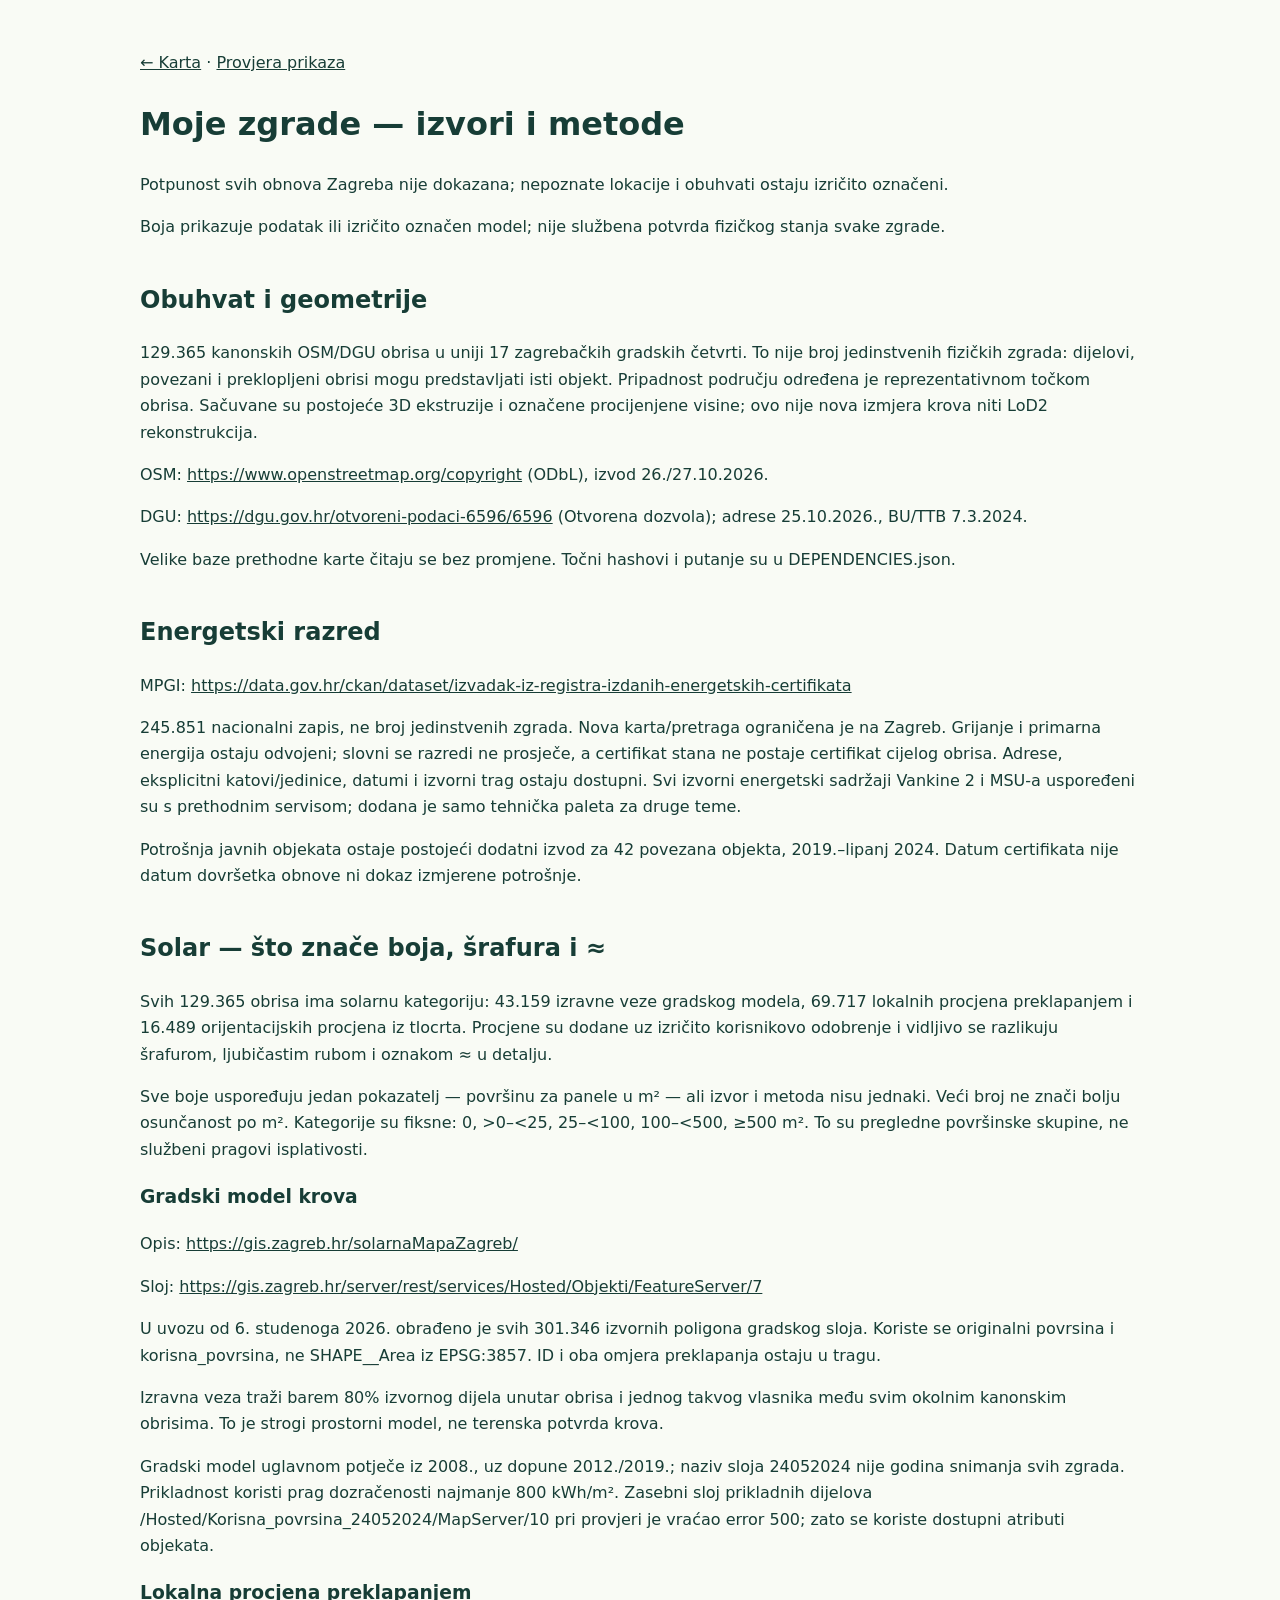
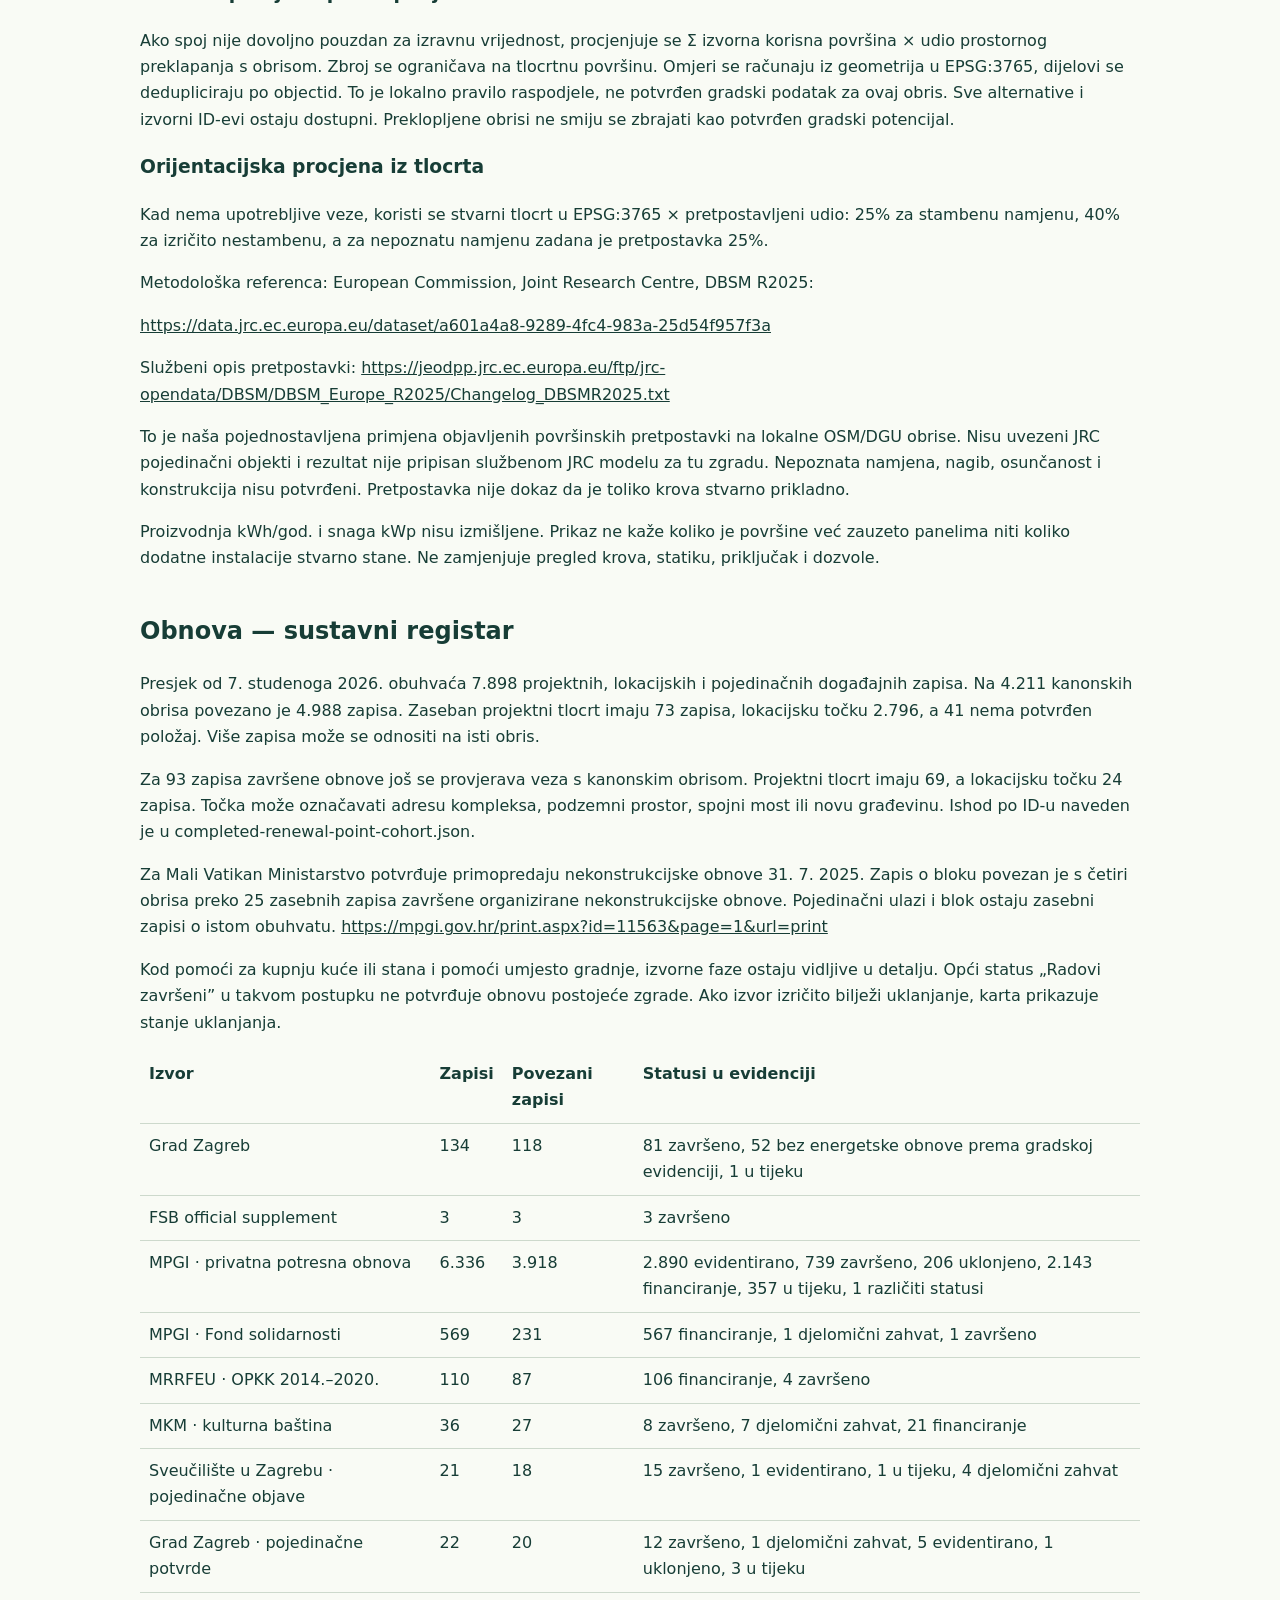
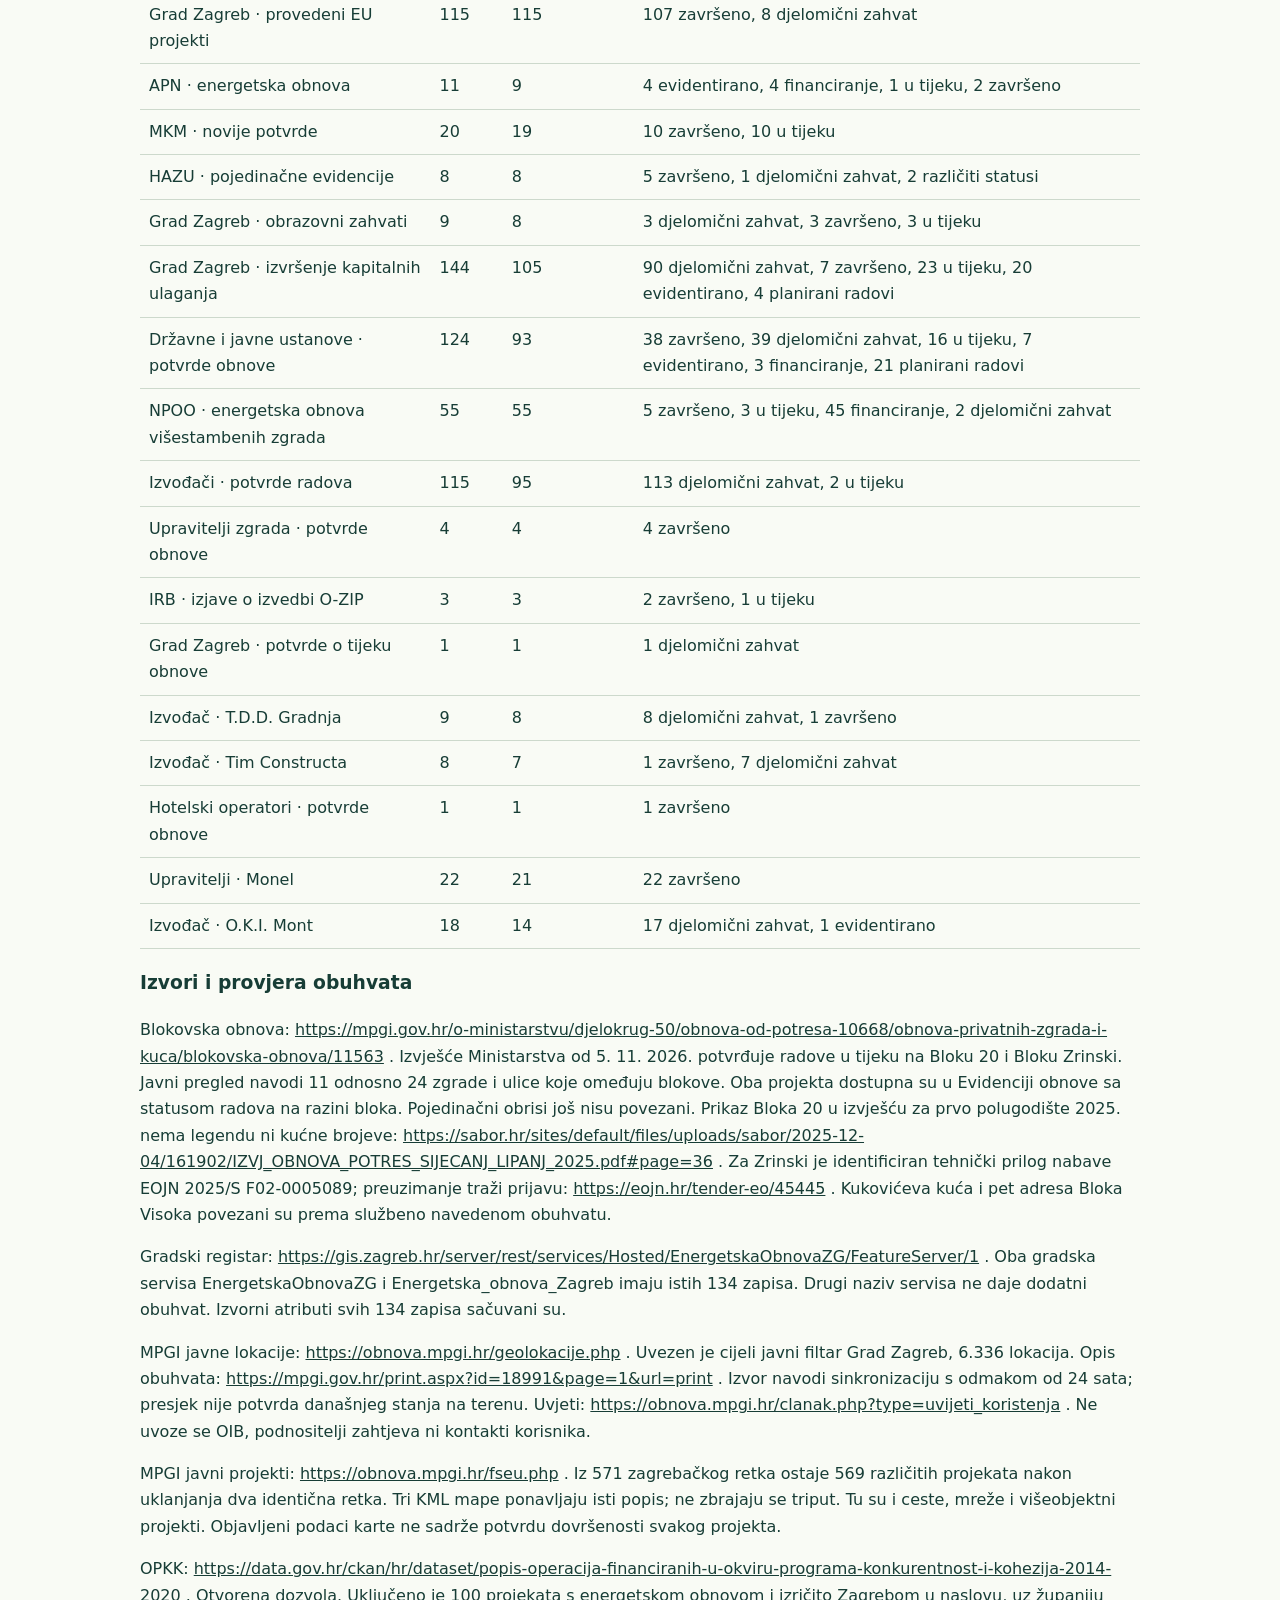
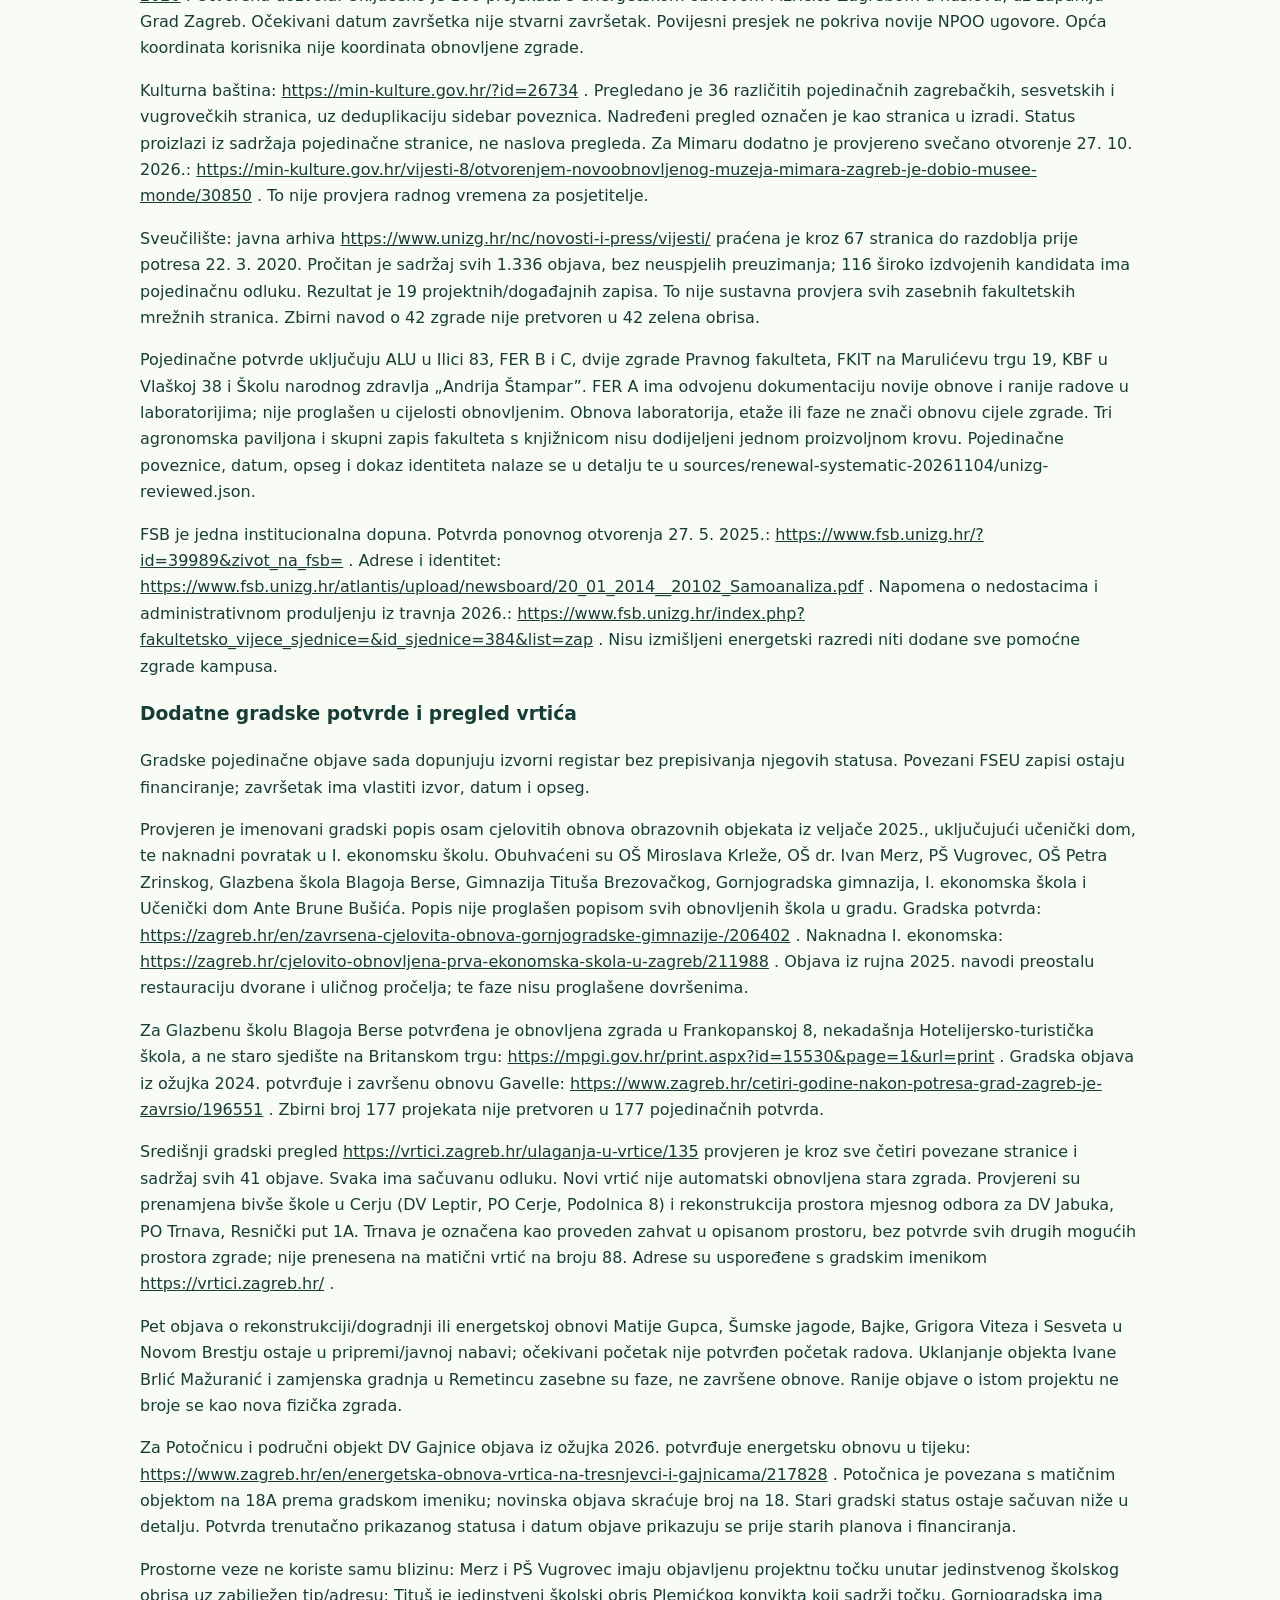
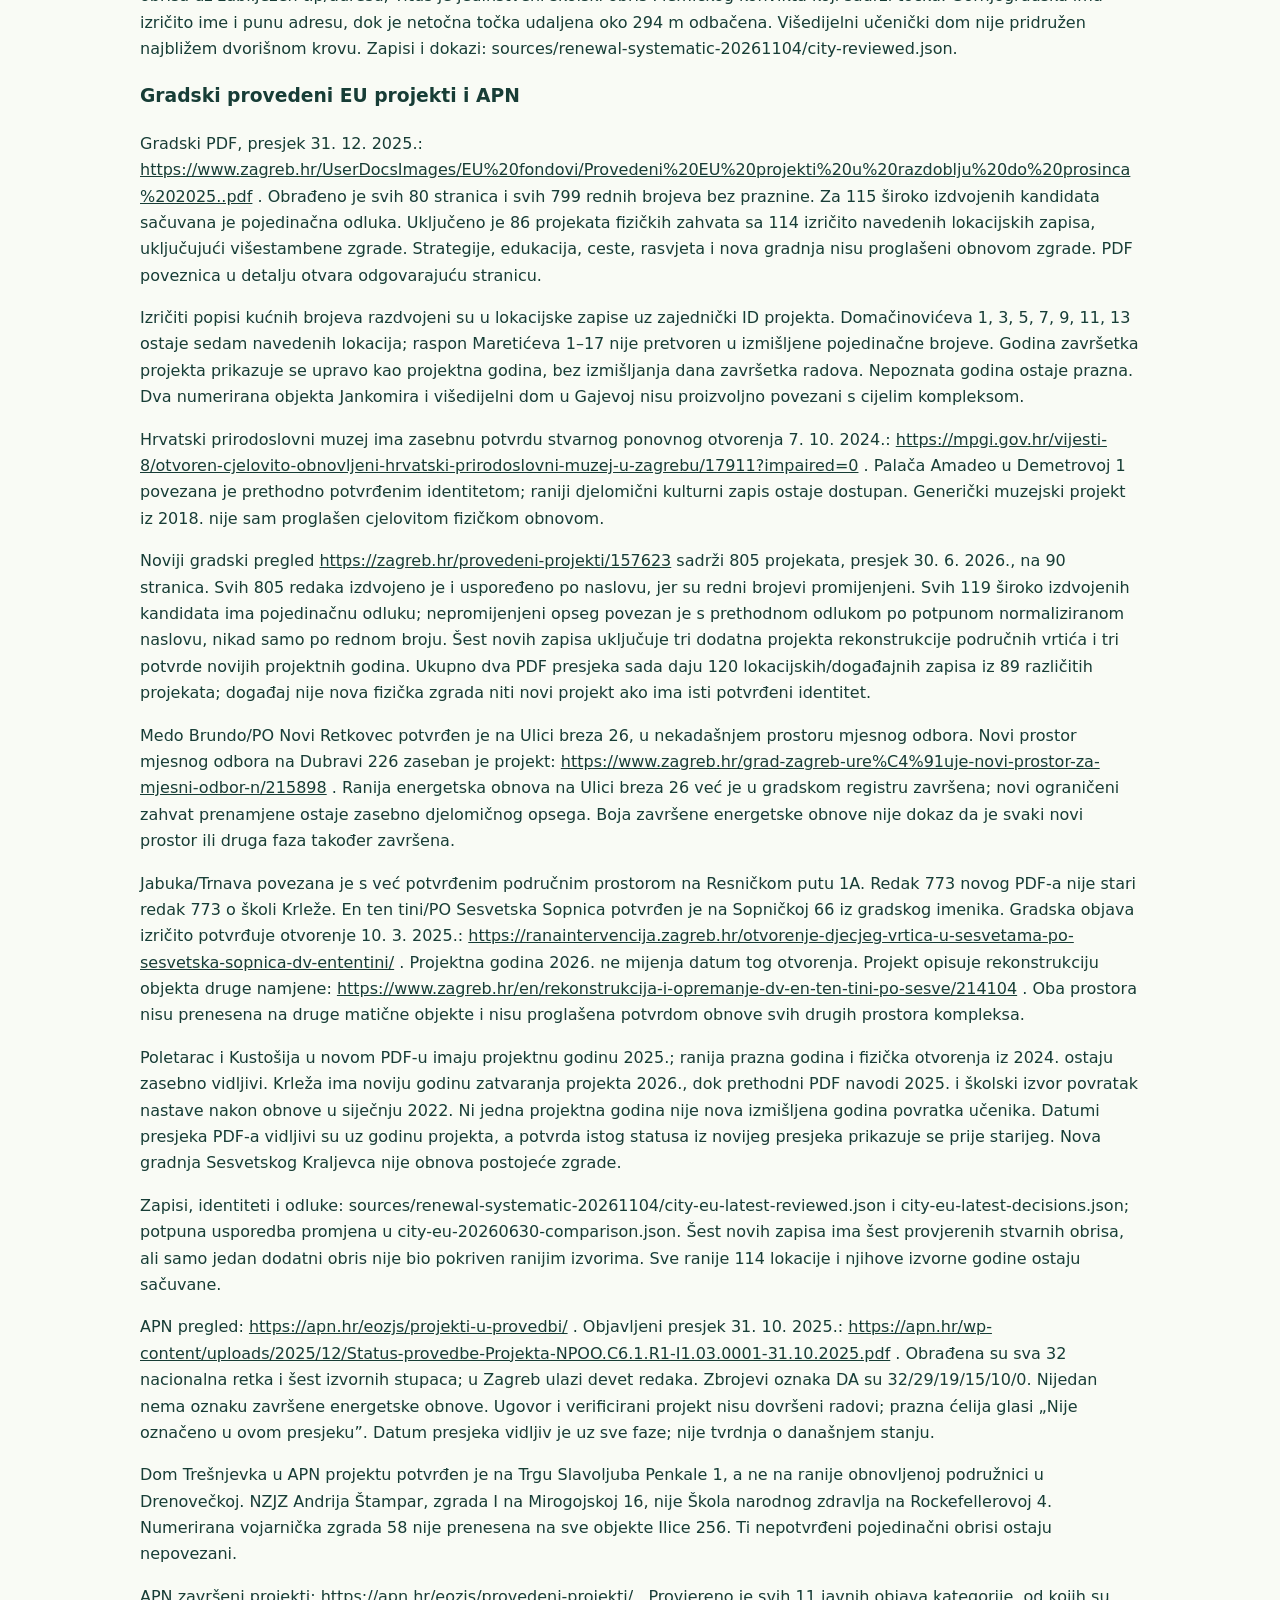
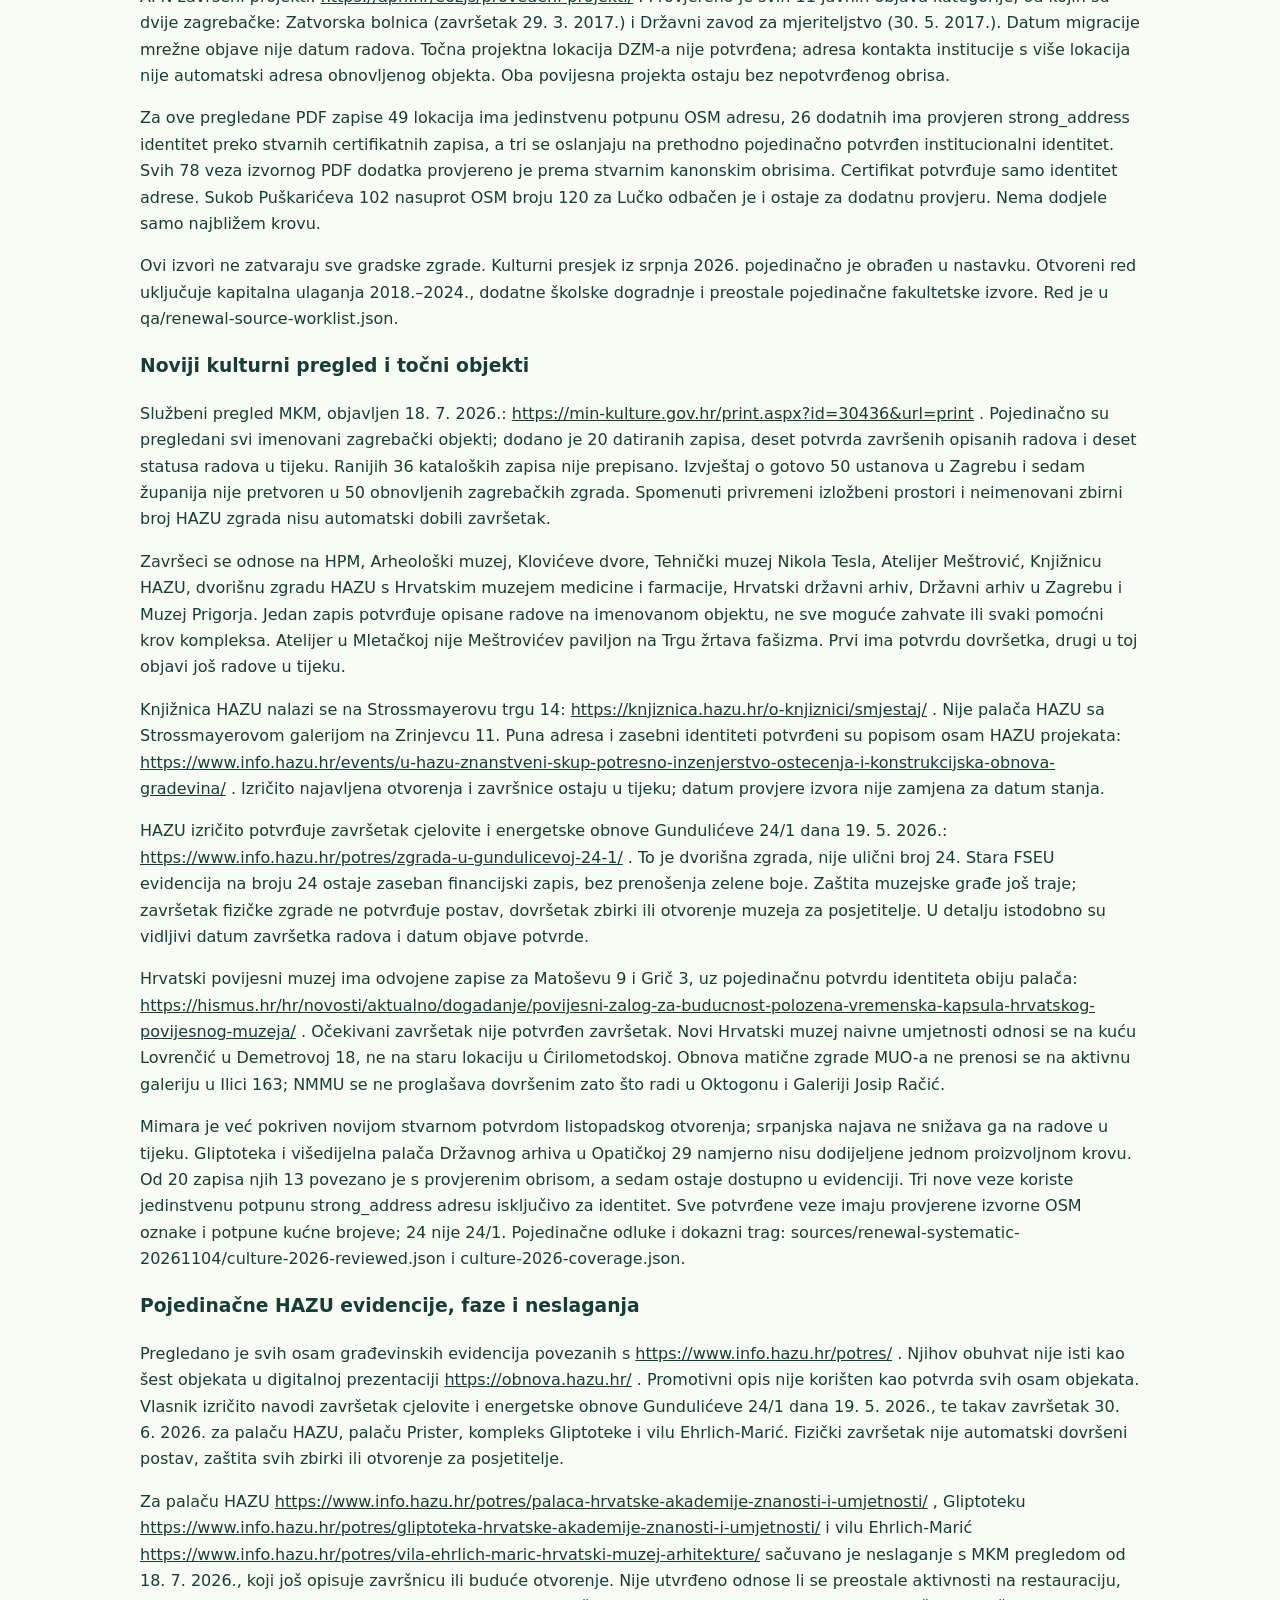
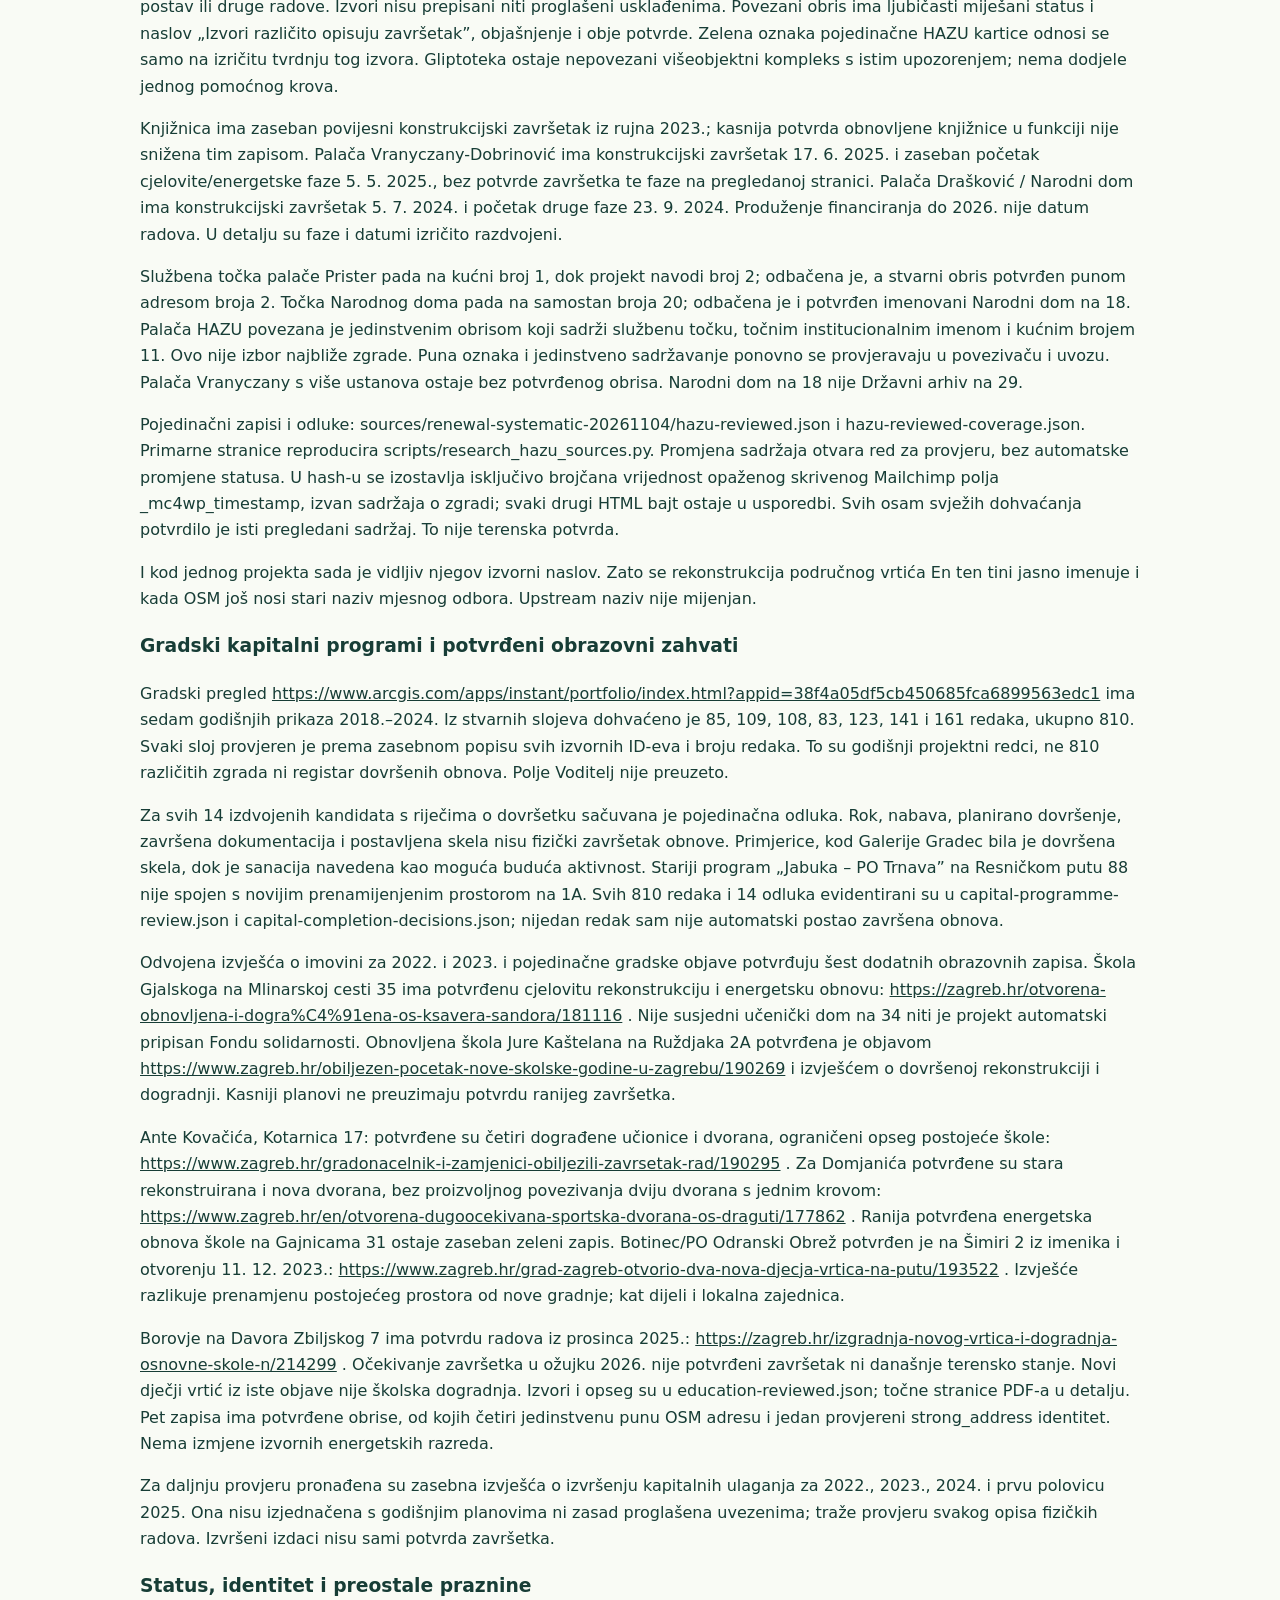
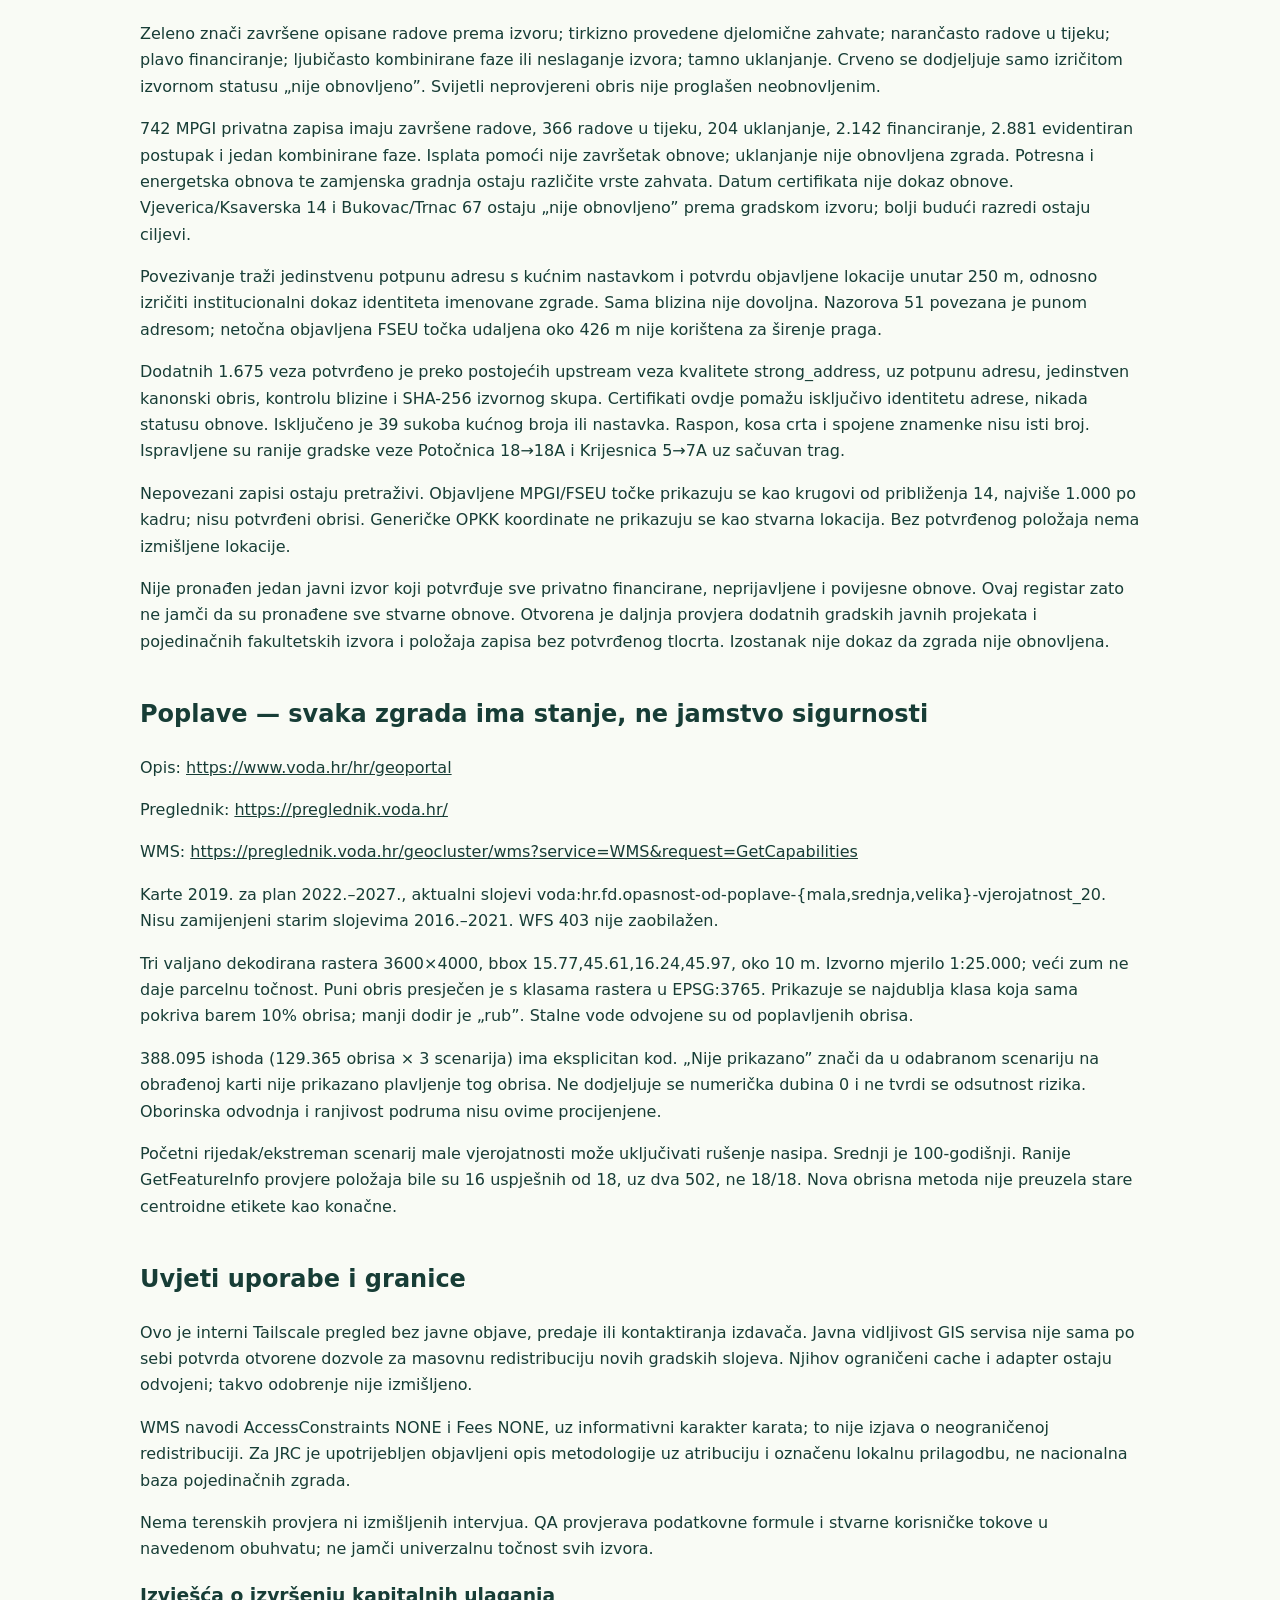
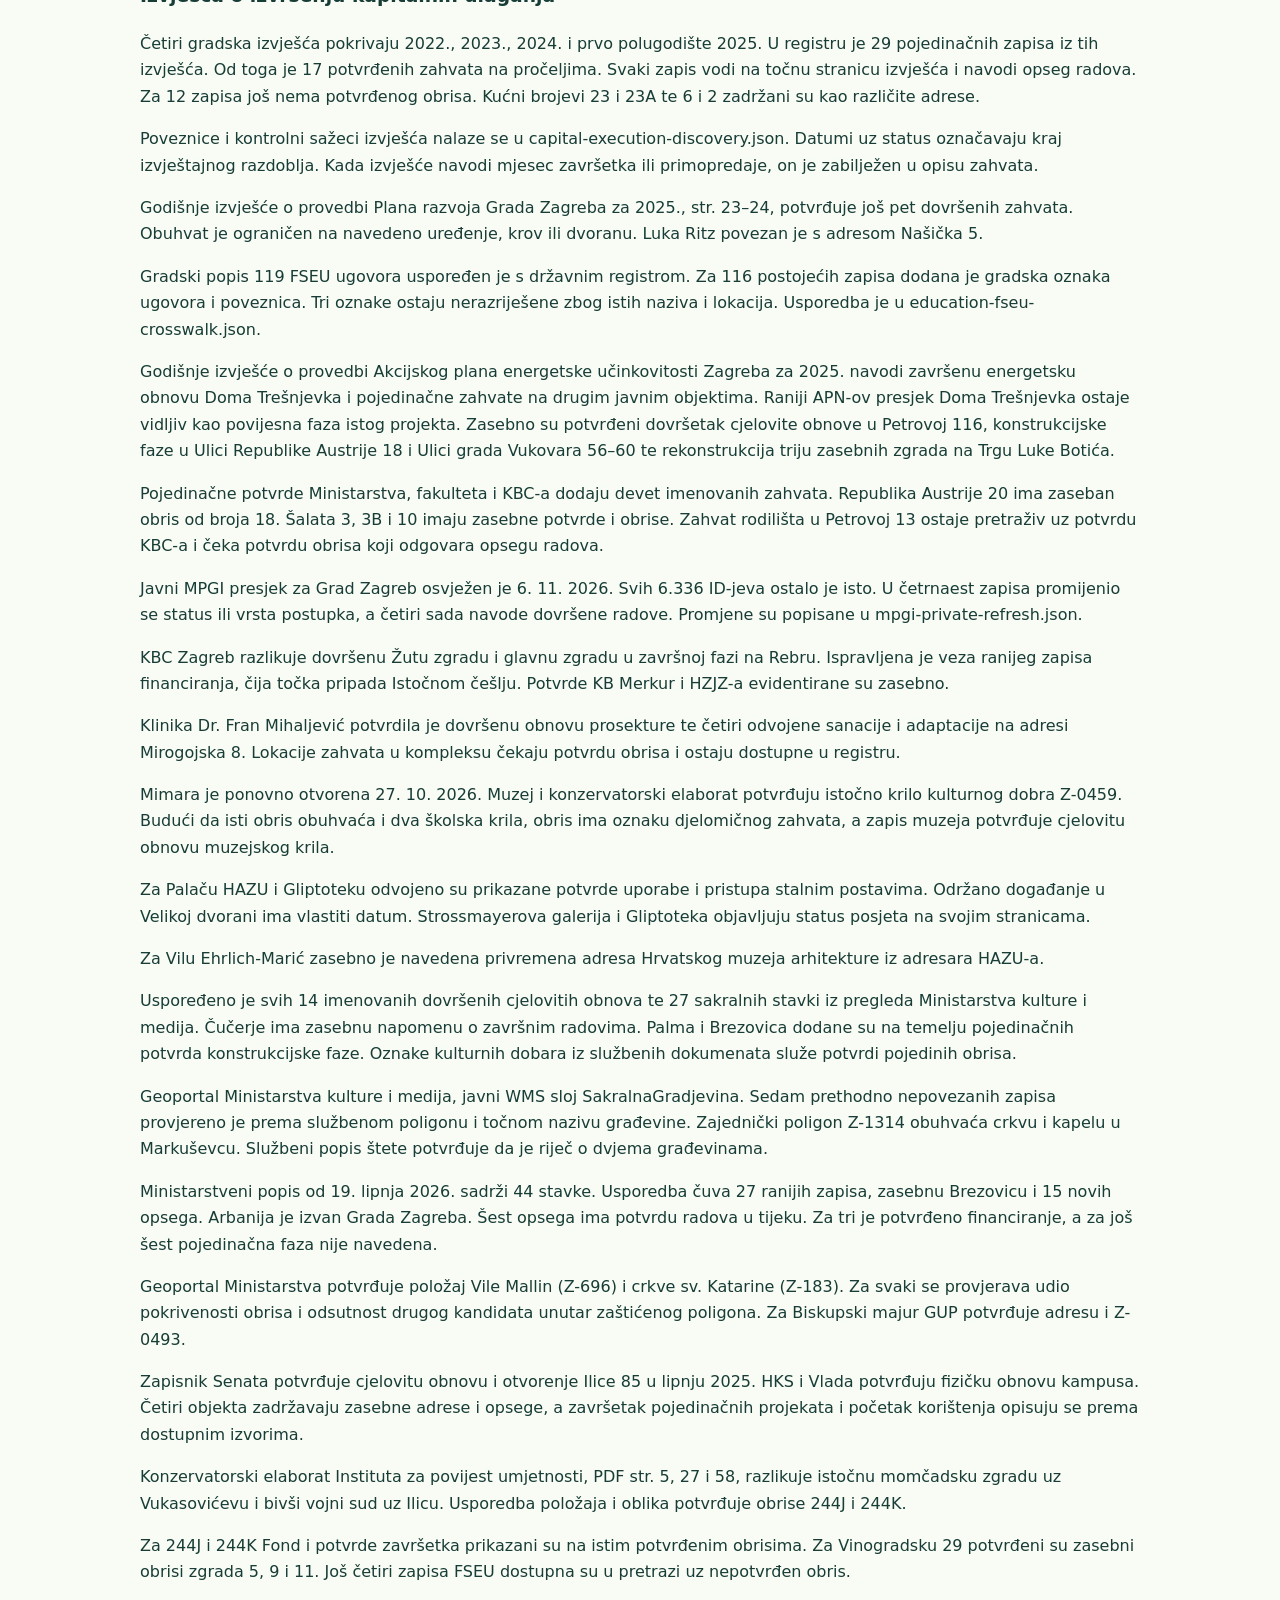
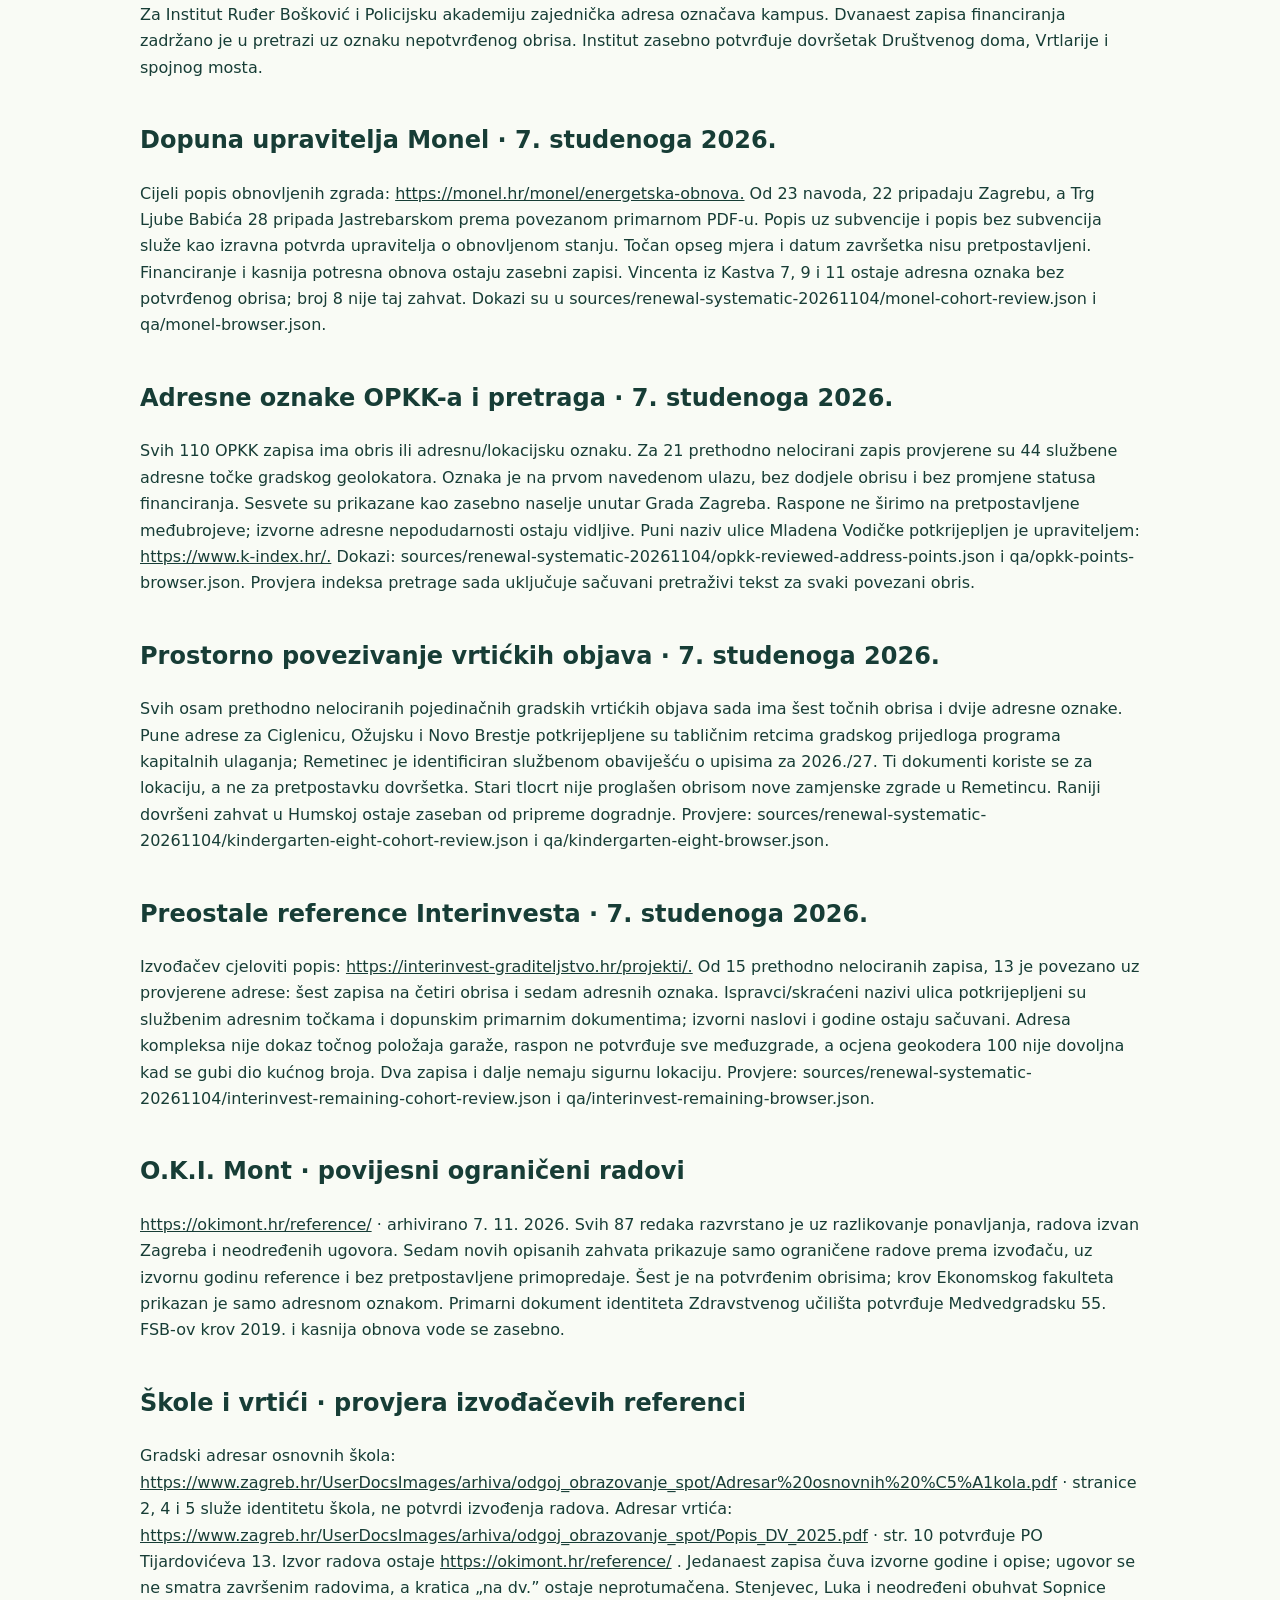
<file: overrides/sources.html>
<!doctype html><html lang="hr"><meta charset="utf-8"><meta name="viewport" content="width=device-width,initial-scale=1"><title>Izvori i metode · Moje zgrade</title><style>body{font:16px/1.65 system-ui;max-width:1000px;margin:30px auto;padding:20px;color:#173d36;background:#f9fbf5}a,p{color:inherit;overflow-wrap:anywhere}h2{margin-top:40px}.table{overflow-x:auto}table{border-collapse:collapse;width:100%}th,td{text-align:left;padding:9px;border-bottom:1px solid #cdd9cc;vertical-align:top}tr:first-child{font-weight:700}</style><a href="/">← Karta</a> · <a href="/review.html">Provjera prikaza</a><h1>Moje zgrade — izvori i metode</h1><p>Potpunost svih obnova Zagreba nije dokazana; nepoznate lokacije i obuhvati ostaju izričito označeni.</p><p>Boja prikazuje podatak ili izričito označen model; nije službena potvrda fizičkog stanja svake zgrade.</p><h2>Obuhvat i geometrije</h2><p>129.365 kanonskih OSM/DGU obrisa u uniji 17 zagrebačkih gradskih četvrti. To nije broj jedinstvenih fizičkih zgrada: dijelovi, povezani i preklopljeni obrisi mogu predstavljati isti objekt. Pripadnost području određena je reprezentativnom točkom obrisa. Sačuvane su postojeće 3D ekstruzije i označene procijenjene visine; ovo nije nova izmjera krova niti LoD2 rekonstrukcija.</p><p>OSM: <a href="https://www.openstreetmap.org/copyright">https://www.openstreetmap.org/copyright</a> (ODbL), izvod 26./27.10.2026.</p><p>DGU: <a href="https://dgu.gov.hr/otvoreni-podaci-6596/6596">https://dgu.gov.hr/otvoreni-podaci-6596/6596</a> (Otvorena dozvola); adrese 25.10.2026., BU/TTB 7.3.2024.</p><p>Velike baze prethodne karte čitaju se bez promjene. Točni hashovi i putanje su u DEPENDENCIES.json.</p><h2>Energetski razred</h2><p>MPGI: <a href="https://data.gov.hr/ckan/dataset/izvadak-iz-registra-izdanih-energetskih-certifikata">https://data.gov.hr/ckan/dataset/izvadak-iz-registra-izdanih-energetskih-certifikata</a></p><p>245.851 nacionalni zapis, ne broj jedinstvenih zgrada. Nova karta/pretraga ograničena je na Zagreb. Grijanje i primarna energija ostaju odvojeni; slovni se razredi ne prosječe, a certifikat stana ne postaje certifikat cijelog obrisa. Adrese, eksplicitni katovi/jedinice, datumi i izvorni trag ostaju dostupni. Svi izvorni energetski sadržaji Vankine 2 i MSU-a uspoređeni su s prethodnim servisom; dodana je samo tehnička paleta za druge teme.</p><p>Potrošnja javnih objekata ostaje postojeći dodatni izvod za 42 povezana objekta, 2019.–lipanj 2024. Datum certifikata nije datum dovršetka obnove ni dokaz izmjerene potrošnje.</p><h2>Solar — što znače boja, šrafura i ≈</h2><p>Svih 129.365 obrisa ima solarnu kategoriju: 43.159 izravne veze gradskog modela, 69.717 lokalnih procjena preklapanjem i 16.489 orijentacijskih procjena iz tlocrta. Procjene su dodane uz izričito korisnikovo odobrenje i vidljivo se razlikuju šrafurom, ljubičastim rubom i oznakom ≈ u detalju.</p><p>Sve boje uspoređuju jedan pokazatelj — površinu za panele u m² — ali izvor i metoda nisu jednaki. Veći broj ne znači bolju osunčanost po m². Kategorije su fiksne: 0, &gt;0–&lt;25, 25–&lt;100, 100–&lt;500, ≥500 m². To su pregledne površinske skupine, ne službeni pragovi isplativosti.</p><h3>Gradski model krova</h3><p>Opis: <a href="https://gis.zagreb.hr/solarnaMapaZagreb/">https://gis.zagreb.hr/solarnaMapaZagreb/</a></p><p>Sloj: <a href="https://gis.zagreb.hr/server/rest/services/Hosted/Objekti/FeatureServer/7">https://gis.zagreb.hr/server/rest/services/Hosted/Objekti/FeatureServer/7</a></p><p>U uvozu od 6. studenoga 2026. obrađeno je svih 301.346 izvornih poligona gradskog sloja. Koriste se originalni povrsina i korisna_povrsina, ne SHAPE__Area iz EPSG:3857. ID i oba omjera preklapanja ostaju u tragu.</p><p>Izravna veza traži barem 80% izvornog dijela unutar obrisa i jednog takvog vlasnika među svim okolnim kanonskim obrisima. To je strogi prostorni model, ne terenska potvrda krova.</p><p>Gradski model uglavnom potječe iz 2008., uz dopune 2012./2019.; naziv sloja 24052024 nije godina snimanja svih zgrada. Prikladnost koristi prag dozračenosti najmanje 800 kWh/m². Zasebni sloj prikladnih dijelova /Hosted/Korisna_povrsina_24052024/MapServer/10 pri provjeri je vraćao error 500; zato se koriste dostupni atributi objekata.</p><h3>Lokalna procjena preklapanjem</h3><p>Ako spoj nije dovoljno pouzdan za izravnu vrijednost, procjenjuje se Σ izvorna korisna površina × udio prostornog preklapanja s obrisom. Zbroj se ograničava na tlocrtnu površinu. Omjeri se računaju iz geometrija u EPSG:3765, dijelovi se dedupliciraju po objectid. To je lokalno pravilo raspodjele, ne potvrđen gradski podatak za ovaj obris. Sve alternative i izvorni ID-evi ostaju dostupni. Preklopljene obrisi ne smiju se zbrajati kao potvrđen gradski potencijal.</p><h3>Orijentacijska procjena iz tlocrta</h3><p>Kad nema upotrebljive veze, koristi se stvarni tlocrt u EPSG:3765 × pretpostavljeni udio: 25% za stambenu namjenu, 40% za izričito nestambenu, a za nepoznatu namjenu zadana je pretpostavka 25%.</p><p>Metodološka referenca: European Commission, Joint Research Centre, DBSM R2025:</p><p><a href="https://data.jrc.ec.europa.eu/dataset/a601a4a8-9289-4fc4-983a-25d54f957f3a">https://data.jrc.ec.europa.eu/dataset/a601a4a8-9289-4fc4-983a-25d54f957f3a</a></p><p>Službeni opis pretpostavki: <a href="https://jeodpp.jrc.ec.europa.eu/ftp/jrc-opendata/DBSM/DBSM_Europe_R2025/Changelog_DBSMR2025.txt">https://jeodpp.jrc.ec.europa.eu/ftp/jrc-opendata/DBSM/DBSM_Europe_R2025/Changelog_DBSMR2025.txt</a></p><p>To je naša pojednostavljena primjena objavljenih površinskih pretpostavki na lokalne OSM/DGU obrise. Nisu uvezeni JRC pojedinačni objekti i rezultat nije pripisan službenom JRC modelu za tu zgradu. Nepoznata namjena, nagib, osunčanost i konstrukcija nisu potvrđeni. Pretpostavka nije dokaz da je toliko krova stvarno prikladno.</p><p>Proizvodnja kWh/god. i snaga kWp nisu izmišljene. Prikaz ne kaže koliko je površine već zauzeto panelima niti koliko dodatne instalacije stvarno stane. Ne zamjenjuje pregled krova, statiku, priključak i dozvole.</p><h2>Obnova — sustavni registar</h2><p>Presjek od 7. studenoga 2026. obuhvaća 7.898 projektnih, lokacijskih i pojedinačnih događajnih zapisa. Na 4.211 kanonskih obrisa povezano je 4.988 zapisa. Zaseban projektni tlocrt imaju 73 zapisa, lokacijsku točku 2.796, a 41 nema potvrđen položaj. Više zapisa može se odnositi na isti obris.</p><p>Za 93 zapisa završene obnove još se provjerava veza s kanonskim obrisom. Projektni tlocrt imaju 69, a lokacijsku točku 24 zapisa. Točka može označavati adresu kompleksa, podzemni prostor, spojni most ili novu građevinu. Ishod po ID-u naveden je u completed-renewal-point-cohort.json.</p><p>Za Mali Vatikan Ministarstvo potvrđuje primopredaju nekonstrukcijske obnove 31. 7. 2025. Zapis o bloku povezan je s četiri obrisa preko 25 zasebnih zapisa završene organizirane nekonstrukcijske obnove. Pojedinačni ulazi i blok ostaju zasebni zapisi o istom obuhvatu. <a href="https://mpgi.gov.hr/print.aspx?id=11563&amp;page=1&amp;url=print">https://mpgi.gov.hr/print.aspx?id=11563&amp;page=1&amp;url=print</a></p><p>Kod pomoći za kupnju kuće ili stana i pomoći umjesto gradnje, izvorne faze ostaju vidljive u detalju. Opći status „Radovi završeni” u takvom postupku ne potvrđuje obnovu postojeće zgrade. Ako izvor izričito bilježi uklanjanje, karta prikazuje stanje uklanjanja.</p><div class="table"><table><tr><th scope="col">Izvor</th><th scope="col">Zapisi</th><th scope="col">Povezani zapisi</th><th scope="col">Statusi u evidenciji</th></tr><tr><td>Grad Zagreb</td><td>134</td><td>118</td><td>81 završeno, 52 bez energetske obnove prema gradskoj evidenciji, 1 u tijeku</td></tr><tr><td>FSB official supplement</td><td>3</td><td>3</td><td>3 završeno</td></tr><tr><td>MPGI · privatna potresna obnova</td><td>6.336</td><td>3.918</td><td>2.890 evidentirano, 739 završeno, 206 uklonjeno, 2.143 financiranje, 357 u tijeku, 1 različiti statusi</td></tr><tr><td>MPGI · Fond solidarnosti</td><td>569</td><td>231</td><td>567 financiranje, 1 djelomični zahvat, 1 završeno</td></tr><tr><td>MRRFEU · OPKK 2014.–2020.</td><td>110</td><td>87</td><td>106 financiranje, 4 završeno</td></tr><tr><td>MKM · kulturna baština</td><td>36</td><td>27</td><td>8 završeno, 7 djelomični zahvat, 21 financiranje</td></tr><tr><td>Sveučilište u Zagrebu · pojedinačne objave</td><td>21</td><td>18</td><td>15 završeno, 1 evidentirano, 1 u tijeku, 4 djelomični zahvat</td></tr><tr><td>Grad Zagreb · pojedinačne potvrde</td><td>22</td><td>20</td><td>12 završeno, 1 djelomični zahvat, 5 evidentirano, 1 uklonjeno, 3 u tijeku</td></tr><tr><td>Grad Zagreb · provedeni EU projekti</td><td>115</td><td>115</td><td>107 završeno, 8 djelomični zahvat</td></tr><tr><td>APN · energetska obnova</td><td>11</td><td>9</td><td>4 evidentirano, 4 financiranje, 1 u tijeku, 2 završeno</td></tr><tr><td>MKM · novije potvrde</td><td>20</td><td>19</td><td>10 završeno, 10 u tijeku</td></tr><tr><td>HAZU · pojedinačne evidencije</td><td>8</td><td>8</td><td>5 završeno, 1 djelomični zahvat, 2 različiti statusi</td></tr><tr><td>Grad Zagreb · obrazovni zahvati</td><td>9</td><td>8</td><td>3 djelomični zahvat, 3 završeno, 3 u tijeku</td></tr><tr><td>Grad Zagreb · izvršenje kapitalnih ulaganja</td><td>144</td><td>105</td><td>90 djelomični zahvat, 7 završeno, 23 u tijeku, 20 evidentirano, 4 planirani radovi</td></tr><tr><td>Državne i javne ustanove · potvrde obnove</td><td>124</td><td>93</td><td>38 završeno, 39 djelomični zahvat, 16 u tijeku, 7 evidentirano, 3 financiranje, 21 planirani radovi</td></tr><tr><td>NPOO · energetska obnova višestambenih zgrada</td><td>55</td><td>55</td><td>5 završeno, 3 u tijeku, 45 financiranje, 2 djelomični zahvat</td></tr><tr><td>Izvođači · potvrde radova</td><td>115</td><td>95</td><td>113 djelomični zahvat, 2 u tijeku</td></tr><tr><td>Upravitelji zgrada · potvrde obnove</td><td>4</td><td>4</td><td>4 završeno</td></tr><tr><td>IRB · izjave o izvedbi O-ZIP</td><td>3</td><td>3</td><td>2 završeno, 1 u tijeku</td></tr><tr><td>Grad Zagreb · potvrde o tijeku obnove</td><td>1</td><td>1</td><td>1 djelomični zahvat</td></tr><tr><td>Izvođač · T.D.D. Gradnja</td><td>9</td><td>8</td><td>8 djelomični zahvat, 1 završeno</td></tr><tr><td>Izvođač · Tim Constructa</td><td>8</td><td>7</td><td>1 završeno, 7 djelomični zahvat</td></tr><tr><td>Hotelski operatori · potvrde obnove</td><td>1</td><td>1</td><td>1 završeno</td></tr><tr><td>Upravitelji · Monel</td><td>22</td><td>21</td><td>22 završeno</td></tr><tr><td>Izvođač · O.K.I. Mont</td><td>18</td><td>14</td><td>17 djelomični zahvat, 1 evidentirano</td></tr></table></div><h3>Izvori i provjera obuhvata</h3><p>Blokovska obnova: <a href="https://mpgi.gov.hr/o-ministarstvu/djelokrug-50/obnova-od-potresa-10668/obnova-privatnih-zgrada-i-kuca/blokovska-obnova/11563">https://mpgi.gov.hr/o-ministarstvu/djelokrug-50/obnova-od-potresa-10668/obnova-privatnih-zgrada-i-kuca/blokovska-obnova/11563</a> . Izvješće Ministarstva od 5. 11. 2026. potvrđuje radove u tijeku na Bloku 20 i Bloku Zrinski. Javni pregled navodi 11 odnosno 24 zgrade i ulice koje omeđuju blokove. Oba projekta dostupna su u Evidenciji obnove sa statusom radova na razini bloka. Pojedinačni obrisi još nisu povezani. Prikaz Bloka 20 u izvješću za prvo polugodište 2025. nema legendu ni kućne brojeve: <a href="https://sabor.hr/sites/default/files/uploads/sabor/2025-12-04/161902/IZVJ_OBNOVA_POTRES_SIJECANJ_LIPANJ_2025.pdf#page=36">https://sabor.hr/sites/default/files/uploads/sabor/2025-12-04/161902/IZVJ_OBNOVA_POTRES_SIJECANJ_LIPANJ_2025.pdf#page=36</a> . Za Zrinski je identificiran tehnički prilog nabave EOJN 2025/S F02-0005089; preuzimanje traži prijavu: <a href="https://eojn.hr/tender-eo/45445">https://eojn.hr/tender-eo/45445</a> . Kukovićeva kuća i pet adresa Bloka Visoka povezani su prema službeno navedenom obuhvatu.</p><p>Gradski registar: <a href="https://gis.zagreb.hr/server/rest/services/Hosted/EnergetskaObnovaZG/FeatureServer/1">https://gis.zagreb.hr/server/rest/services/Hosted/EnergetskaObnovaZG/FeatureServer/1</a> . Oba gradska servisa EnergetskaObnovaZG i Energetska_obnova_Zagreb imaju istih 134 zapisa. Drugi naziv servisa ne daje dodatni obuhvat. Izvorni atributi svih 134 zapisa sačuvani su.</p><p>MPGI javne lokacije: <a href="https://obnova.mpgi.hr/geolokacije.php">https://obnova.mpgi.hr/geolokacije.php</a> . Uvezen je cijeli javni filtar Grad Zagreb, 6.336 lokacija. Opis obuhvata: <a href="https://mpgi.gov.hr/print.aspx?id=18991&amp;page=1&amp;url=print">https://mpgi.gov.hr/print.aspx?id=18991&amp;page=1&amp;url=print</a> . Izvor navodi sinkronizaciju s odmakom od 24 sata; presjek nije potvrda današnjeg stanja na terenu. Uvjeti: <a href="https://obnova.mpgi.hr/clanak.php?type=uvijeti_koristenja">https://obnova.mpgi.hr/clanak.php?type=uvijeti_koristenja</a> . Ne uvoze se OIB, podnositelji zahtjeva ni kontakti korisnika.</p><p>MPGI javni projekti: <a href="https://obnova.mpgi.hr/fseu.php">https://obnova.mpgi.hr/fseu.php</a> . Iz 571 zagrebačkog retka ostaje 569 različitih projekata nakon uklanjanja dva identična retka. Tri KML mape ponavljaju isti popis; ne zbrajaju se triput. Tu su i ceste, mreže i višeobjektni projekti. Objavljeni podaci karte ne sadrže potvrdu dovršenosti svakog projekta.</p><p>OPKK: <a href="https://data.gov.hr/ckan/hr/dataset/popis-operacija-financiranih-u-okviru-programa-konkurentnost-i-kohezija-2014-2020">https://data.gov.hr/ckan/hr/dataset/popis-operacija-financiranih-u-okviru-programa-konkurentnost-i-kohezija-2014-2020</a> . Otvorena dozvola. Uključeno je 100 projekata s energetskom obnovom i izričito Zagrebom u naslovu, uz županiju Grad Zagreb. Očekivani datum završetka nije stvarni završetak. Povijesni presjek ne pokriva novije NPOO ugovore. Opća koordinata korisnika nije koordinata obnovljene zgrade.</p><p>Kulturna baština: <a href="https://min-kulture.gov.hr/?id=26734">https://min-kulture.gov.hr/?id=26734</a> . Pregledano je 36 različitih pojedinačnih zagrebačkih, sesvetskih i vugrovečkih stranica, uz deduplikaciju sidebar poveznica. Nadređeni pregled označen je kao stranica u izradi. Status proizlazi iz sadržaja pojedinačne stranice, ne naslova pregleda. Za Mimaru dodatno je provjereno svečano otvorenje 27. 10. 2026.: <a href="https://min-kulture.gov.hr/vijesti-8/otvorenjem-novoobnovljenog-muzeja-mimara-zagreb-je-dobio-musee-monde/30850">https://min-kulture.gov.hr/vijesti-8/otvorenjem-novoobnovljenog-muzeja-mimara-zagreb-je-dobio-musee-monde/30850</a> . To nije provjera radnog vremena za posjetitelje.</p><p>Sveučilište: javna arhiva <a href="https://www.unizg.hr/nc/novosti-i-press/vijesti/">https://www.unizg.hr/nc/novosti-i-press/vijesti/</a> praćena je kroz 67 stranica do razdoblja prije potresa 22. 3. 2020. Pročitan je sadržaj svih 1.336 objava, bez neuspjelih preuzimanja; 116 široko izdvojenih kandidata ima pojedinačnu odluku. Rezultat je 19 projektnih/događajnih zapisa. To nije sustavna provjera svih zasebnih fakultetskih mrežnih stranica. Zbirni navod o 42 zgrade nije pretvoren u 42 zelena obrisa.</p><p>Pojedinačne potvrde uključuju ALU u Ilici 83, FER B i C, dvije zgrade Pravnog fakulteta, FKIT na Marulićevu trgu 19, KBF u Vlaškoj 38 i Školu narodnog zdravlja „Andrija Štampar”. FER A ima odvojenu dokumentaciju novije obnove i ranije radove u laboratorijima; nije proglašen u cijelosti obnovljenim. Obnova laboratorija, etaže ili faze ne znači obnovu cijele zgrade. Tri agronomska paviljona i skupni zapis fakulteta s knjižnicom nisu dodijeljeni jednom proizvoljnom krovu. Pojedinačne poveznice, datum, opseg i dokaz identiteta nalaze se u detalju te u sources/renewal-systematic-20261104/unizg-reviewed.json.</p><p>FSB je jedna institucionalna dopuna. Potvrda ponovnog otvorenja 27. 5. 2025.: <a href="https://www.fsb.unizg.hr/?id=39989&amp;zivot_na_fsb=">https://www.fsb.unizg.hr/?id=39989&amp;zivot_na_fsb=</a> . Adrese i identitet: <a href="https://www.fsb.unizg.hr/atlantis/upload/newsboard/20_01_2014__20102_Samoanaliza.pdf">https://www.fsb.unizg.hr/atlantis/upload/newsboard/20_01_2014__20102_Samoanaliza.pdf</a> . Napomena o nedostacima i administrativnom produljenju iz travnja 2026.: <a href="https://www.fsb.unizg.hr/index.php?fakultetsko_vijece_sjednice=&amp;id_sjednice=384&amp;list=zap">https://www.fsb.unizg.hr/index.php?fakultetsko_vijece_sjednice=&amp;id_sjednice=384&amp;list=zap</a> . Nisu izmišljeni energetski razredi niti dodane sve pomoćne zgrade kampusa.</p><h3>Dodatne gradske potvrde i pregled vrtića</h3><p>Gradske pojedinačne objave sada dopunjuju izvorni registar bez prepisivanja njegovih statusa. Povezani FSEU zapisi ostaju financiranje; završetak ima vlastiti izvor, datum i opseg.</p><p>Provjeren je imenovani gradski popis osam cjelovitih obnova obrazovnih objekata iz veljače 2025., uključujući učenički dom, te naknadni povratak u I. ekonomsku školu. Obuhvaćeni su OŠ Miroslava Krleže, OŠ dr. Ivan Merz, PŠ Vugrovec, OŠ Petra Zrinskog, Glazbena škola Blagoja Berse, Gimnazija Tituša Brezovačkog, Gornjogradska gimnazija, I. ekonomska škola i Učenički dom Ante Brune Bušića. Popis nije proglašen popisom svih obnovljenih škola u gradu. Gradska potvrda: <a href="https://zagreb.hr/en/zavrsena-cjelovita-obnova-gornjogradske-gimnazije-/206402">https://zagreb.hr/en/zavrsena-cjelovita-obnova-gornjogradske-gimnazije-/206402</a> . Naknadna I. ekonomska: <a href="https://zagreb.hr/cjelovito-obnovljena-prva-ekonomska-skola-u-zagreb/211988">https://zagreb.hr/cjelovito-obnovljena-prva-ekonomska-skola-u-zagreb/211988</a> . Objava iz rujna 2025. navodi preostalu restauraciju dvorane i uličnog pročelja; te faze nisu proglašene dovršenima.</p><p>Za Glazbenu školu Blagoja Berse potvrđena je obnovljena zgrada u Frankopanskoj 8, nekadašnja Hotelijersko-turistička škola, a ne staro sjedište na Britanskom trgu: <a href="https://mpgi.gov.hr/print.aspx?id=15530&amp;page=1&amp;url=print">https://mpgi.gov.hr/print.aspx?id=15530&amp;page=1&amp;url=print</a> . Gradska objava iz ožujka 2024. potvrđuje i završenu obnovu Gavelle: <a href="https://www.zagreb.hr/cetiri-godine-nakon-potresa-grad-zagreb-je-zavrsio/196551">https://www.zagreb.hr/cetiri-godine-nakon-potresa-grad-zagreb-je-zavrsio/196551</a> . Zbirni broj 177 projekata nije pretvoren u 177 pojedinačnih potvrda.</p><p>Središnji gradski pregled <a href="https://vrtici.zagreb.hr/ulaganja-u-vrtice/135">https://vrtici.zagreb.hr/ulaganja-u-vrtice/135</a> provjeren je kroz sve četiri povezane stranice i sadržaj svih 41 objave. Svaka ima sačuvanu odluku. Novi vrtić nije automatski obnovljena stara zgrada. Provjereni su prenamjena bivše škole u Cerju (DV Leptir, PO Cerje, Podolnica 8) i rekonstrukcija prostora mjesnog odbora za DV Jabuka, PO Trnava, Resnički put 1A. Trnava je označena kao proveden zahvat u opisanom prostoru, bez potvrde svih drugih mogućih prostora zgrade; nije prenesena na matični vrtić na broju 88. Adrese su uspoređene s gradskim imenikom <a href="https://vrtici.zagreb.hr/">https://vrtici.zagreb.hr/</a> .</p><p>Pet objava o rekonstrukciji/dogradnji ili energetskoj obnovi Matije Gupca, Šumske jagode, Bajke, Grigora Viteza i Sesveta u Novom Brestju ostaje u pripremi/javnoj nabavi; očekivani početak nije potvrđen početak radova. Uklanjanje objekta Ivane Brlić Mažuranić i zamjenska gradnja u Remetincu zasebne su faze, ne završene obnove. Ranije objave o istom projektu ne broje se kao nova fizička zgrada.</p><p>Za Potočnicu i područni objekt DV Gajnice objava iz ožujka 2026. potvrđuje energetsku obnovu u tijeku: <a href="https://www.zagreb.hr/en/energetska-obnova-vrtica-na-tresnjevci-i-gajnicama/217828">https://www.zagreb.hr/en/energetska-obnova-vrtica-na-tresnjevci-i-gajnicama/217828</a> . Potočnica je povezana s matičnim objektom na 18A prema gradskom imeniku; novinska objava skraćuje broj na 18. Stari gradski status ostaje sačuvan niže u detalju. Potvrda trenutačno prikazanog statusa i datum objave prikazuju se prije starih planova i financiranja.</p><p>Prostorne veze ne koriste samu blizinu: Merz i PŠ Vugrovec imaju objavljenu projektnu točku unutar jedinstvenog školskog obrisa uz zabilježen tip/adresu; Tituš je jedinstveni školski obris Plemićkog konvikta koji sadrži točku. Gornjogradska ima izričito ime i punu adresu, dok je netočna točka udaljena oko 294 m odbačena. Višedijelni učenički dom nije pridružen najbližem dvorišnom krovu. Zapisi i dokazi: sources/renewal-systematic-20261104/city-reviewed.json.</p><h3>Gradski provedeni EU projekti i APN</h3><p>Gradski PDF, presjek 31. 12. 2025.: <a href="https://www.zagreb.hr/UserDocsImages/EU%20fondovi/Provedeni%20EU%20projekti%20u%20razdoblju%20do%20prosinca%202025..pdf">https://www.zagreb.hr/UserDocsImages/EU%20fondovi/Provedeni%20EU%20projekti%20u%20razdoblju%20do%20prosinca%202025..pdf</a> . Obrađeno je svih 80 stranica i svih 799 rednih brojeva bez praznine. Za 115 široko izdvojenih kandidata sačuvana je pojedinačna odluka. Uključeno je 86 projekata fizičkih zahvata sa 114 izričito navedenih lokacijskih zapisa, uključujući višestambene zgrade. Strategije, edukacija, ceste, rasvjeta i nova gradnja nisu proglašeni obnovom zgrade. PDF poveznica u detalju otvara odgovarajuću stranicu.</p><p>Izričiti popisi kućnih brojeva razdvojeni su u lokacijske zapise uz zajednički ID projekta. Domačinovićeva 1, 3, 5, 7, 9, 11, 13 ostaje sedam navedenih lokacija; raspon Maretićeva 1–17 nije pretvoren u izmišljene pojedinačne brojeve. Godina završetka projekta prikazuje se upravo kao projektna godina, bez izmišljanja dana završetka radova. Nepoznata godina ostaje prazna. Dva numerirana objekta Jankomira i višedijelni dom u Gajevoj nisu proizvoljno povezani s cijelim kompleksom.</p><p>Hrvatski prirodoslovni muzej ima zasebnu potvrdu stvarnog ponovnog otvorenja 7. 10. 2024.: <a href="https://mpgi.gov.hr/vijesti-8/otvoren-cjelovito-obnovljeni-hrvatski-prirodoslovni-muzej-u-zagrebu/17911?impaired=0">https://mpgi.gov.hr/vijesti-8/otvoren-cjelovito-obnovljeni-hrvatski-prirodoslovni-muzej-u-zagrebu/17911?impaired=0</a> . Palača Amadeo u Demetrovoj 1 povezana je prethodno potvrđenim identitetom; raniji djelomični kulturni zapis ostaje dostupan. Generički muzejski projekt iz 2018. nije sam proglašen cjelovitom fizičkom obnovom.</p><p>Noviji gradski pregled <a href="https://zagreb.hr/provedeni-projekti/157623">https://zagreb.hr/provedeni-projekti/157623</a> sadrži 805 projekata, presjek 30. 6. 2026., na 90 stranica. Svih 805 redaka izdvojeno je i uspoređeno po naslovu, jer su redni brojevi promijenjeni. Svih 119 široko izdvojenih kandidata ima pojedinačnu odluku; nepromijenjeni opseg povezan je s prethodnom odlukom po potpunom normaliziranom naslovu, nikad samo po rednom broju. Šest novih zapisa uključuje tri dodatna projekta rekonstrukcije područnih vrtića i tri potvrde novijih projektnih godina. Ukupno dva PDF presjeka sada daju 120 lokacijskih/događajnih zapisa iz 89 različitih projekata; događaj nije nova fizička zgrada niti novi projekt ako ima isti potvrđeni identitet.</p><p>Medo Brundo/PO Novi Retkovec potvrđen je na Ulici breza 26, u nekadašnjem prostoru mjesnog odbora. Novi prostor mjesnog odbora na Dubravi 226 zaseban je projekt: <a href="https://www.zagreb.hr/grad-zagreb-ure%C4%91uje-novi-prostor-za-mjesni-odbor-n/215898">https://www.zagreb.hr/grad-zagreb-ure%C4%91uje-novi-prostor-za-mjesni-odbor-n/215898</a> . Ranija energetska obnova na Ulici breza 26 već je u gradskom registru završena; novi ograničeni zahvat prenamjene ostaje zasebno djelomičnog opsega. Boja završene energetske obnove nije dokaz da je svaki novi prostor ili druga faza također završena.</p><p>Jabuka/Trnava povezana je s već potvrđenim područnim prostorom na Resničkom putu 1A. Redak 773 novog PDF-a nije stari redak 773 o školi Krleže. En ten tini/PO Sesvetska Sopnica potvrđen je na Sopničkoj 66 iz gradskog imenika. Gradska objava izričito potvrđuje otvorenje 10. 3. 2025.: <a href="https://ranaintervencija.zagreb.hr/otvorenje-djecjeg-vrtica-u-sesvetama-po-sesvetska-sopnica-dv-ententini/">https://ranaintervencija.zagreb.hr/otvorenje-djecjeg-vrtica-u-sesvetama-po-sesvetska-sopnica-dv-ententini/</a> . Projektna godina 2026. ne mijenja datum tog otvorenja. Projekt opisuje rekonstrukciju objekta druge namjene: <a href="https://www.zagreb.hr/en/rekonstrukcija-i-opremanje-dv-en-ten-tini-po-sesve/214104">https://www.zagreb.hr/en/rekonstrukcija-i-opremanje-dv-en-ten-tini-po-sesve/214104</a> . Oba prostora nisu prenesena na druge matične objekte i nisu proglašena potvrdom obnove svih drugih prostora kompleksa.</p><p>Poletarac i Kustošija u novom PDF-u imaju projektnu godinu 2025.; ranija prazna godina i fizička otvorenja iz 2024. ostaju zasebno vidljivi. Krleža ima noviju godinu zatvaranja projekta 2026., dok prethodni PDF navodi 2025. i školski izvor povratak nastave nakon obnove u siječnju 2022. Ni jedna projektna godina nije nova izmišljena godina povratka učenika. Datumi presjeka PDF-a vidljivi su uz godinu projekta, a potvrda istog statusa iz novijeg presjeka prikazuje se prije starijeg. Nova gradnja Sesvetskog Kraljevca nije obnova postojeće zgrade.</p><p>Zapisi, identiteti i odluke: sources/renewal-systematic-20261104/city-eu-latest-reviewed.json i city-eu-latest-decisions.json; potpuna usporedba promjena u city-eu-20260630-comparison.json. Šest novih zapisa ima šest provjerenih stvarnih obrisa, ali samo jedan dodatni obris nije bio pokriven ranijim izvorima. Sve ranije 114 lokacije i njihove izvorne godine ostaju sačuvane.</p><p>APN pregled: <a href="https://apn.hr/eozjs/projekti-u-provedbi/">https://apn.hr/eozjs/projekti-u-provedbi/</a> . Objavljeni presjek 31. 10. 2025.: <a href="https://apn.hr/wp-content/uploads/2025/12/Status-provedbe-Projekta-NPOO.C6.1.R1-I1.03.0001-31.10.2025.pdf">https://apn.hr/wp-content/uploads/2025/12/Status-provedbe-Projekta-NPOO.C6.1.R1-I1.03.0001-31.10.2025.pdf</a> . Obrađena su sva 32 nacionalna retka i šest izvornih stupaca; u Zagreb ulazi devet redaka. Zbrojevi oznaka DA su 32/29/19/15/10/0. Nijedan nema oznaku završene energetske obnove. Ugovor i verificirani projekt nisu dovršeni radovi; prazna ćelija glasi „Nije označeno u ovom presjeku”. Datum presjeka vidljiv je uz sve faze; nije tvrdnja o današnjem stanju.</p><p>Dom Trešnjevka u APN projektu potvrđen je na Trgu Slavoljuba Penkale 1, a ne na ranije obnovljenoj podružnici u Drenovečkoj. NZJZ Andrija Štampar, zgrada I na Mirogojskoj 16, nije Škola narodnog zdravlja na Rockefellerovoj 4. Numerirana vojarnička zgrada 58 nije prenesena na sve objekte Ilice 256. Ti nepotvrđeni pojedinačni obrisi ostaju nepovezani.</p><p>APN završeni projekti: <a href="https://apn.hr/eozjs/provedeni-projekti/">https://apn.hr/eozjs/provedeni-projekti/</a> . Provjereno je svih 11 javnih objava kategorije, od kojih su dvije zagrebačke: Zatvorska bolnica (završetak 29. 3. 2017.) i Državni zavod za mjeriteljstvo (30. 5. 2017.). Datum migracije mrežne objave nije datum radova. Točna projektna lokacija DZM-a nije potvrđena; adresa kontakta institucije s više lokacija nije automatski adresa obnovljenog objekta. Oba povijesna projekta ostaju bez nepotvrđenog obrisa.</p><p>Za ove pregledane PDF zapise 49 lokacija ima jedinstvenu potpunu OSM adresu, 26 dodatnih ima provjeren strong_address identitet preko stvarnih certifikatnih zapisa, a tri se oslanjaju na prethodno pojedinačno potvrđen institucionalni identitet. Svih 78 veza izvornog PDF dodatka provjereno je prema stvarnim kanonskim obrisima. Certifikat potvrđuje samo identitet adrese. Sukob Puškarićeva 102 nasuprot OSM broju 120 za Lučko odbačen je i ostaje za dodatnu provjeru. Nema dodjele samo najbližem krovu.</p><p>Ovi izvori ne zatvaraju sve gradske zgrade. Kulturni presjek iz srpnja 2026. pojedinačno je obrađen u nastavku. Otvoreni red uključuje kapitalna ulaganja 2018.–2024., dodatne školske dogradnje i preostale pojedinačne fakultetske izvore. Red je u qa/renewal-source-worklist.json.</p><h3>Noviji kulturni pregled i točni objekti</h3><p>Službeni pregled MKM, objavljen 18. 7. 2026.: <a href="https://min-kulture.gov.hr/print.aspx?id=30436&amp;url=print">https://min-kulture.gov.hr/print.aspx?id=30436&amp;url=print</a> . Pojedinačno su pregledani svi imenovani zagrebački objekti; dodano je 20 datiranih zapisa, deset potvrda završenih opisanih radova i deset statusa radova u tijeku. Ranijih 36 kataloških zapisa nije prepisano. Izvještaj o gotovo 50 ustanova u Zagrebu i sedam županija nije pretvoren u 50 obnovljenih zagrebačkih zgrada. Spomenuti privremeni izložbeni prostori i neimenovani zbirni broj HAZU zgrada nisu automatski dobili završetak.</p><p>Završeci se odnose na HPM, Arheološki muzej, Klovićeve dvore, Tehnički muzej Nikola Tesla, Atelijer Meštrović, Knjižnicu HAZU, dvorišnu zgradu HAZU s Hrvatskim muzejem medicine i farmacije, Hrvatski državni arhiv, Državni arhiv u Zagrebu i Muzej Prigorja. Jedan zapis potvrđuje opisane radove na imenovanom objektu, ne sve moguće zahvate ili svaki pomoćni krov kompleksa. Atelijer u Mletačkoj nije Meštrovićev paviljon na Trgu žrtava fašizma. Prvi ima potvrdu dovršetka, drugi u toj objavi još radove u tijeku.</p><p>Knjižnica HAZU nalazi se na Strossmayerovu trgu 14: <a href="https://knjiznica.hazu.hr/o-knjiznici/smjestaj/">https://knjiznica.hazu.hr/o-knjiznici/smjestaj/</a> . Nije palača HAZU sa Strossmayerovom galerijom na Zrinjevcu 11. Puna adresa i zasebni identiteti potvrđeni su popisom osam HAZU projekata: <a href="https://www.info.hazu.hr/events/u-hazu-znanstveni-skup-potresno-inzenjerstvo-ostecenja-i-konstrukcijska-obnova-gradevina/">https://www.info.hazu.hr/events/u-hazu-znanstveni-skup-potresno-inzenjerstvo-ostecenja-i-konstrukcijska-obnova-gradevina/</a> . Izričito najavljena otvorenja i završnice ostaju u tijeku; datum provjere izvora nije zamjena za datum stanja.</p><p>HAZU izričito potvrđuje završetak cjelovite i energetske obnove Gundulićeve 24/1 dana 19. 5. 2026.: <a href="https://www.info.hazu.hr/potres/zgrada-u-gundulicevoj-24-1/">https://www.info.hazu.hr/potres/zgrada-u-gundulicevoj-24-1/</a> . To je dvorišna zgrada, nije ulični broj 24. Stara FSEU evidencija na broju 24 ostaje zaseban financijski zapis, bez prenošenja zelene boje. Zaštita muzejske građe još traje; završetak fizičke zgrade ne potvrđuje postav, dovršetak zbirki ili otvorenje muzeja za posjetitelje. U detalju istodobno su vidljivi datum završetka radova i datum objave potvrde.</p><p>Hrvatski povijesni muzej ima odvojene zapise za Matoševu 9 i Grič 3, uz pojedinačnu potvrdu identiteta obiju palača: <a href="https://hismus.hr/hr/novosti/aktualno/dogadanje/povijesni-zalog-za-buducnost-polozena-vremenska-kapsula-hrvatskog-povijesnog-muzeja/">https://hismus.hr/hr/novosti/aktualno/dogadanje/povijesni-zalog-za-buducnost-polozena-vremenska-kapsula-hrvatskog-povijesnog-muzeja/</a> . Očekivani završetak nije potvrđen završetak. Novi Hrvatski muzej naivne umjetnosti odnosi se na kuću Lovrenčić u Demetrovoj 18, ne na staru lokaciju u Ćirilometodskoj. Obnova matične zgrade MUO-a ne prenosi se na aktivnu galeriju u Ilici 163; NMMU se ne proglašava dovršenim zato što radi u Oktogonu i Galeriji Josip Račić.</p><p>Mimara je već pokriven novijom stvarnom potvrdom listopadskog otvorenja; srpanjska najava ne snižava ga na radove u tijeku. Gliptoteka i višedijelna palača Državnog arhiva u Opatičkoj 29 namjerno nisu dodijeljene jednom proizvoljnom krovu. Od 20 zapisa njih 13 povezano je s provjerenim obrisom, a sedam ostaje dostupno u evidenciji. Tri nove veze koriste jedinstvenu potpunu strong_address adresu isključivo za identitet. Sve potvrđene veze imaju provjerene izvorne OSM oznake i potpune kućne brojeve; 24 nije 24/1. Pojedinačne odluke i dokazni trag: sources/renewal-systematic-20261104/culture-2026-reviewed.json i culture-2026-coverage.json.</p><h3>Pojedinačne HAZU evidencije, faze i neslaganja</h3><p>Pregledano je svih osam građevinskih evidencija povezanih s <a href="https://www.info.hazu.hr/potres/">https://www.info.hazu.hr/potres/</a> . Njihov obuhvat nije isti kao šest objekata u digitalnoj prezentaciji <a href="https://obnova.hazu.hr/">https://obnova.hazu.hr/</a> . Promotivni opis nije korišten kao potvrda svih osam objekata. Vlasnik izričito navodi završetak cjelovite i energetske obnove Gundulićeve 24/1 dana 19. 5. 2026., te takav završetak 30. 6. 2026. za palaču HAZU, palaču Prister, kompleks Gliptoteke i vilu Ehrlich-Marić. Fizički završetak nije automatski dovršeni postav, zaštita svih zbirki ili otvorenje za posjetitelje.</p><p>Za palaču HAZU <a href="https://www.info.hazu.hr/potres/palaca-hrvatske-akademije-znanosti-i-umjetnosti/">https://www.info.hazu.hr/potres/palaca-hrvatske-akademije-znanosti-i-umjetnosti/</a> , Gliptoteku <a href="https://www.info.hazu.hr/potres/gliptoteka-hrvatske-akademije-znanosti-i-umjetnosti/">https://www.info.hazu.hr/potres/gliptoteka-hrvatske-akademije-znanosti-i-umjetnosti/</a> i vilu Ehrlich-Marić <a href="https://www.info.hazu.hr/potres/vila-ehrlich-maric-hrvatski-muzej-arhitekture/">https://www.info.hazu.hr/potres/vila-ehrlich-maric-hrvatski-muzej-arhitekture/</a> sačuvano je neslaganje s MKM pregledom od 18. 7. 2026., koji još opisuje završnicu ili buduće otvorenje. Nije utvrđeno odnose li se preostale aktivnosti na restauraciju, postav ili druge radove. Izvori nisu prepisani niti proglašeni usklađenima. Povezani obris ima ljubičasti miješani status i naslov „Izvori različito opisuju završetak”, objašnjenje i obje potvrde. Zelena oznaka pojedinačne HAZU kartice odnosi se samo na izričitu tvrdnju tog izvora. Gliptoteka ostaje nepovezani višeobjektni kompleks s istim upozorenjem; nema dodjele jednog pomoćnog krova.</p><p>Knjižnica ima zaseban povijesni konstrukcijski završetak iz rujna 2023.; kasnija potvrda obnovljene knjižnice u funkciji nije snižena tim zapisom. Palača Vranyczany-Dobrinović ima konstrukcijski završetak 17. 6. 2025. i zaseban početak cjelovite/energetske faze 5. 5. 2025., bez potvrde završetka te faze na pregledanoj stranici. Palača Drašković / Narodni dom ima konstrukcijski završetak 5. 7. 2024. i početak druge faze 23. 9. 2024. Produženje financiranja do 2026. nije datum radova. U detalju su faze i datumi izričito razdvojeni.</p><p>Službena točka palače Prister pada na kućni broj 1, dok projekt navodi broj 2; odbačena je, a stvarni obris potvrđen punom adresom broja 2. Točka Narodnog doma pada na samostan broja 20; odbačena je i potvrđen imenovani Narodni dom na 18. Palača HAZU povezana je jedinstvenim obrisom koji sadrži službenu točku, točnim institucionalnim imenom i kućnim brojem 11. Ovo nije izbor najbliže zgrade. Puna oznaka i jedinstveno sadržavanje ponovno se provjeravaju u povezivaču i uvozu. Palača Vranyczany s više ustanova ostaje bez potvrđenog obrisa. Narodni dom na 18 nije Državni arhiv na 29.</p><p>Pojedinačni zapisi i odluke: sources/renewal-systematic-20261104/hazu-reviewed.json i hazu-reviewed-coverage.json. Primarne stranice reproducira scripts/research_hazu_sources.py. Promjena sadržaja otvara red za provjeru, bez automatske promjene statusa. U hash-u se izostavlja isključivo brojčana vrijednost opaženog skrivenog Mailchimp polja _mc4wp_timestamp, izvan sadržaja o zgradi; svaki drugi HTML bajt ostaje u usporedbi. Svih osam svježih dohvaćanja potvrdilo je isti pregledani sadržaj. To nije terenska potvrda.</p><p>I kod jednog projekta sada je vidljiv njegov izvorni naslov. Zato se rekonstrukcija područnog vrtića En ten tini jasno imenuje i kada OSM još nosi stari naziv mjesnog odbora. Upstream naziv nije mijenjan.</p><h3>Gradski kapitalni programi i potvrđeni obrazovni zahvati</h3><p>Gradski pregled <a href="https://www.arcgis.com/apps/instant/portfolio/index.html?appid=38f4a05df5cb450685fca6899563edc1">https://www.arcgis.com/apps/instant/portfolio/index.html?appid=38f4a05df5cb450685fca6899563edc1</a> ima sedam godišnjih prikaza 2018.–2024. Iz stvarnih slojeva dohvaćeno je 85, 109, 108, 83, 123, 141 i 161 redaka, ukupno 810. Svaki sloj provjeren je prema zasebnom popisu svih izvornih ID-eva i broju redaka. To su godišnji projektni redci, ne 810 različitih zgrada ni registar dovršenih obnova. Polje Voditelj nije preuzeto.</p><p>Za svih 14 izdvojenih kandidata s riječima o dovršetku sačuvana je pojedinačna odluka. Rok, nabava, planirano dovršenje, završena dokumentacija i postavljena skela nisu fizički završetak obnove. Primjerice, kod Galerije Gradec bila je dovršena skela, dok je sanacija navedena kao moguća buduća aktivnost. Stariji program „Jabuka – PO Trnava” na Resničkom putu 88 nije spojen s novijim prenamijenjenim prostorom na 1A. Svih 810 redaka i 14 odluka evidentirani su u capital-programme-review.json i capital-completion-decisions.json; nijedan redak sam nije automatski postao završena obnova.</p><p>Odvojena izvješća o imovini za 2022. i 2023. i pojedinačne gradske objave potvrđuju šest dodatnih obrazovnih zapisa. Škola Gjalskoga na Mlinarskoj cesti 35 ima potvrđenu cjelovitu rekonstrukciju i energetsku obnovu: <a href="https://zagreb.hr/otvorena-obnovljena-i-dogra%C4%91ena-os-ksavera-sandora/181116">https://zagreb.hr/otvorena-obnovljena-i-dogra%C4%91ena-os-ksavera-sandora/181116</a> . Nije susjedni učenički dom na 34 niti je projekt automatski pripisan Fondu solidarnosti. Obnovljena škola Jure Kaštelana na Ruždjaka 2A potvrđena je objavom <a href="https://www.zagreb.hr/obiljezen-pocetak-nove-skolske-godine-u-zagrebu/190269">https://www.zagreb.hr/obiljezen-pocetak-nove-skolske-godine-u-zagrebu/190269</a> i izvješćem o dovršenoj rekonstrukciji i dogradnji. Kasniji planovi ne preuzimaju potvrdu ranijeg završetka.</p><p>Ante Kovačića, Kotarnica 17: potvrđene su četiri dograđene učionice i dvorana, ograničeni opseg postojeće škole: <a href="https://www.zagreb.hr/gradonacelnik-i-zamjenici-obiljezili-zavrsetak-rad/190295">https://www.zagreb.hr/gradonacelnik-i-zamjenici-obiljezili-zavrsetak-rad/190295</a> . Za Domjanića potvrđene su stara rekonstruirana i nova dvorana, bez proizvoljnog povezivanja dviju dvorana s jednim krovom: <a href="https://www.zagreb.hr/en/otvorena-dugoocekivana-sportska-dvorana-os-draguti/177862">https://www.zagreb.hr/en/otvorena-dugoocekivana-sportska-dvorana-os-draguti/177862</a> . Ranija potvrđena energetska obnova škole na Gajnicama 31 ostaje zaseban zeleni zapis. Botinec/PO Odranski Obrež potvrđen je na Šimiri 2 iz imenika i otvorenju 11. 12. 2023.: <a href="https://www.zagreb.hr/grad-zagreb-otvorio-dva-nova-djecja-vrtica-na-putu/193522">https://www.zagreb.hr/grad-zagreb-otvorio-dva-nova-djecja-vrtica-na-putu/193522</a> . Izvješće razlikuje prenamjenu postojećeg prostora od nove gradnje; kat dijeli i lokalna zajednica.</p><p>Borovje na Davora Zbiljskog 7 ima potvrdu radova iz prosinca 2025.: <a href="https://zagreb.hr/izgradnja-novog-vrtica-i-dogradnja-osnovne-skole-n/214299">https://zagreb.hr/izgradnja-novog-vrtica-i-dogradnja-osnovne-skole-n/214299</a> . Očekivanje završetka u ožujku 2026. nije potvrđeni završetak ni današnje terensko stanje. Novi dječji vrtić iz iste objave nije školska dogradnja. Izvori i opseg su u education-reviewed.json; točne stranice PDF-a u detalju. Pet zapisa ima potvrđene obrise, od kojih četiri jedinstvenu punu OSM adresu i jedan provjereni strong_address identitet. Nema izmjene izvornih energetskih razreda.</p><p>Za daljnju provjeru pronađena su zasebna izvješća o izvršenju kapitalnih ulaganja za 2022., 2023., 2024. i prvu polovicu 2025. Ona nisu izjednačena s godišnjim planovima ni zasad proglašena uvezenima; traže provjeru svakog opisa fizičkih radova. Izvršeni izdaci nisu sami potvrda završetka.</p><h3>Status, identitet i preostale praznine</h3><p>Zeleno znači završene opisane radove prema izvoru; tirkizno provedene djelomične zahvate; narančasto radove u tijeku; plavo financiranje; ljubičasto kombinirane faze ili neslaganje izvora; tamno uklanjanje. Crveno se dodjeljuje samo izričitom izvornom statusu „nije obnovljeno”. Svijetli neprovjereni obris nije proglašen neobnovljenim.</p><p>742 MPGI privatna zapisa imaju završene radove, 366 radove u tijeku, 204 uklanjanje, 2.142 financiranje, 2.881 evidentiran postupak i jedan kombinirane faze. Isplata pomoći nije završetak obnove; uklanjanje nije obnovljena zgrada. Potresna i energetska obnova te zamjenska gradnja ostaju različite vrste zahvata. Datum certifikata nije dokaz obnove. Vjeverica/Ksaverska 14 i Bukovac/Trnac 67 ostaju „nije obnovljeno” prema gradskom izvoru; bolji budući razredi ostaju ciljevi.</p><p>Povezivanje traži jedinstvenu potpunu adresu s kućnim nastavkom i potvrdu objavljene lokacije unutar 250 m, odnosno izričiti institucionalni dokaz identiteta imenovane zgrade. Sama blizina nije dovoljna. Nazorova 51 povezana je punom adresom; netočna objavljena FSEU točka udaljena oko 426 m nije korištena za širenje praga.</p><p>Dodatnih 1.675 veza potvrđeno je preko postojećih upstream veza kvalitete strong_address, uz potpunu adresu, jedinstven kanonski obris, kontrolu blizine i SHA-256 izvornog skupa. Certifikati ovdje pomažu isključivo identitetu adrese, nikada statusu obnove. Isključeno je 39 sukoba kućnog broja ili nastavka. Raspon, kosa crta i spojene znamenke nisu isti broj. Ispravljene su ranije gradske veze Potočnica 18→18A i Krijesnica 5→7A uz sačuvan trag.</p><p>Nepovezani zapisi ostaju pretraživi. Objavljene MPGI/FSEU točke prikazuju se kao krugovi od približenja 14, najviše 1.000 po kadru; nisu potvrđeni obrisi. Generičke OPKK koordinate ne prikazuju se kao stvarna lokacija. Bez potvrđenog položaja nema izmišljene lokacije.</p><p>Nije pronađen jedan javni izvor koji potvrđuje sve privatno financirane, neprijavljene i povijesne obnove. Ovaj registar zato ne jamči da su pronađene sve stvarne obnove. Otvorena je daljnja provjera dodatnih gradskih javnih projekata i pojedinačnih fakultetskih izvora i položaja zapisa bez potvrđenog tlocrta. Izostanak nije dokaz da zgrada nije obnovljena.</p><h2>Poplave — svaka zgrada ima stanje, ne jamstvo sigurnosti</h2><p>Opis: <a href="https://www.voda.hr/hr/geoportal">https://www.voda.hr/hr/geoportal</a></p><p>Preglednik: <a href="https://preglednik.voda.hr/">https://preglednik.voda.hr/</a></p><p>WMS: <a href="https://preglednik.voda.hr/geocluster/wms?service=WMS&amp;request=GetCapabilities">https://preglednik.voda.hr/geocluster/wms?service=WMS&amp;request=GetCapabilities</a></p><p>Karte 2019. za plan 2022.–2027., aktualni slojevi voda:hr.fd.opasnost-od-poplave-{mala,srednja,velika}-vjerojatnost_20. Nisu zamijenjeni starim slojevima 2016.–2021. WFS 403 nije zaobilažen.</p><p>Tri valjano dekodirana rastera 3600×4000, bbox 15.77,45.61,16.24,45.97, oko 10 m. Izvorno mjerilo 1:25.000; veći zum ne daje parcelnu točnost. Puni obris presječen je s klasama rastera u EPSG:3765. Prikazuje se najdublja klasa koja sama pokriva barem 10% obrisa; manji dodir je „rub”. Stalne vode odvojene su od poplavljenih obrisa.</p><p>388.095 ishoda (129.365 obrisa × 3 scenarija) ima eksplicitan kod. „Nije prikazano” znači da u odabranom scenariju na obrađenoj karti nije prikazano plavljenje tog obrisa. Ne dodjeljuje se numerička dubina 0 i ne tvrdi se odsutnost rizika. Oborinska odvodnja i ranjivost podruma nisu ovime procijenjene.</p><p>Početni rijedak/ekstreman scenarij male vjerojatnosti može uključivati rušenje nasipa. Srednji je 100-godišnji. Ranije GetFeatureInfo provjere položaja bile su 16 uspješnih od 18, uz dva 502, ne 18/18. Nova obrisna metoda nije preuzela stare centroidne etikete kao konačne.</p><h2>Uvjeti uporabe i granice</h2><p>Ovo je interni Tailscale pregled bez javne objave, predaje ili kontaktiranja izdavača. Javna vidljivost GIS servisa nije sama po sebi potvrda otvorene dozvole za masovnu redistribuciju novih gradskih slojeva. Njihov ograničeni cache i adapter ostaju odvojeni; takvo odobrenje nije izmišljeno.</p><p>WMS navodi AccessConstraints NONE i Fees NONE, uz informativni karakter karata; to nije izjava o neograničenoj redistribuciji. Za JRC je upotrijebljen objavljeni opis metodologije uz atribuciju i označenu lokalnu prilagodbu, ne nacionalna baza pojedinačnih zgrada.</p><p>Nema terenskih provjera ni izmišljenih intervjua. QA provjerava podatkovne formule i stvarne korisničke tokove u navedenom obuhvatu; ne jamči univerzalnu točnost svih izvora.</p><h3>Izvješća o izvršenju kapitalnih ulaganja</h3><p>Četiri gradska izvješća pokrivaju 2022., 2023., 2024. i prvo polugodište 2025. U registru je 29 pojedinačnih zapisa iz tih izvješća. Od toga je 17 potvrđenih zahvata na pročeljima. Svaki zapis vodi na točnu stranicu izvješća i navodi opseg radova. Za 12 zapisa još nema potvrđenog obrisa. Kućni brojevi 23 i 23A te 6 i 2 zadržani su kao različite adrese.</p><p>Poveznice i kontrolni sažeci izvješća nalaze se u capital-execution-discovery.json. Datumi uz status označavaju kraj izvještajnog razdoblja. Kada izvješće navodi mjesec završetka ili primopredaje, on je zabilježen u opisu zahvata.</p><p>Godišnje izvješće o provedbi Plana razvoja Grada Zagreba za 2025., str. 23–24, potvrđuje još pet dovršenih zahvata. Obuhvat je ograničen na navedeno uređenje, krov ili dvoranu. Luka Ritz povezan je s adresom Našička 5.</p><p>Gradski popis 119 FSEU ugovora uspoređen je s državnim registrom. Za 116 postojećih zapisa dodana je gradska oznaka ugovora i poveznica. Tri oznake ostaju nerazriješene zbog istih naziva i lokacija. Usporedba je u education-fseu-crosswalk.json.</p><p>Godišnje izvješće o provedbi Akcijskog plana energetske učinkovitosti Zagreba za 2025. navodi završenu energetsku obnovu Doma Trešnjevka i pojedinačne zahvate na drugim javnim objektima. Raniji APN-ov presjek Doma Trešnjevka ostaje vidljiv kao povijesna faza istog projekta. Zasebno su potvrđeni dovršetak cjelovite obnove u Petrovoj 116, konstrukcijske faze u Ulici Republike Austrije 18 i Ulici grada Vukovara 56–60 te rekonstrukcija triju zasebnih zgrada na Trgu Luke Botića.</p><p>Pojedinačne potvrde Ministarstva, fakulteta i KBC-a dodaju devet imenovanih zahvata. Republika Austrije 20 ima zaseban obris od broja 18. Šalata 3, 3B i 10 imaju zasebne potvrde i obrise. Zahvat rodilišta u Petrovoj 13 ostaje pretraživ uz potvrdu KBC-a i čeka potvrdu obrisa koji odgovara opsegu radova.</p><p>Javni MPGI presjek za Grad Zagreb osvježen je 6. 11. 2026. Svih 6.336 ID-jeva ostalo je isto. U četrnaest zapisa promijenio se status ili vrsta postupka, a četiri sada navode dovršene radove. Promjene su popisane u mpgi-private-refresh.json.</p><p>KBC Zagreb razlikuje dovršenu Žutu zgradu i glavnu zgradu u završnoj fazi na Rebru. Ispravljena je veza ranijeg zapisa financiranja, čija točka pripada Istočnom češlju. Potvrde KB Merkur i HZJZ-a evidentirane su zasebno.</p><p>Klinika Dr. Fran Mihaljević potvrdila je dovršenu obnovu prosekture te četiri odvojene sanacije i adaptacije na adresi Mirogojska 8. Lokacije zahvata u kompleksu čekaju potvrdu obrisa i ostaju dostupne u registru.</p><p>Mimara je ponovno otvorena 27. 10. 2026. Muzej i konzervatorski elaborat potvrđuju istočno krilo kulturnog dobra Z-0459. Budući da isti obris obuhvaća i dva školska krila, obris ima oznaku djelomičnog zahvata, a zapis muzeja potvrđuje cjelovitu obnovu muzejskog krila.</p><p>Za Palaču HAZU i Gliptoteku odvojeno su prikazane potvrde uporabe i pristupa stalnim postavima. Održano događanje u Velikoj dvorani ima vlastiti datum. Strossmayerova galerija i Gliptoteka objavljuju status posjeta na svojim stranicama.</p><p>Za Vilu Ehrlich-Marić zasebno je navedena privremena adresa Hrvatskog muzeja arhitekture iz adresara HAZU-a.</p><p>Uspoređeno je svih 14 imenovanih dovršenih cjelovitih obnova te 27 sakralnih stavki iz pregleda Ministarstva kulture i medija. Čučerje ima zasebnu napomenu o završnim radovima. Palma i Brezovica dodane su na temelju pojedinačnih potvrda konstrukcijske faze. Oznake kulturnih dobara iz službenih dokumenata služe potvrdi pojedinih obrisa.</p><p>Geoportal Ministarstva kulture i medija, javni WMS sloj SakralnaGradjevina. Sedam prethodno nepovezanih zapisa provjereno je prema službenom poligonu i točnom nazivu građevine. Zajednički poligon Z-1314 obuhvaća crkvu i kapelu u Markuševcu. Službeni popis štete potvrđuje da je riječ o dvjema građevinama.</p><p>Ministarstveni popis od 19. lipnja 2026. sadrži 44 stavke. Usporedba čuva 27 ranijih zapisa, zasebnu Brezovicu i 15 novih opsega. Arbanija je izvan Grada Zagreba. Šest opsega ima potvrdu radova u tijeku. Za tri je potvrđeno financiranje, a za još šest pojedinačna faza nije navedena.</p><p>Geoportal Ministarstva potvrđuje položaj Vile Mallin (Z-696) i crkve sv. Katarine (Z-183). Za svaki se provjerava udio pokrivenosti obrisa i odsutnost drugog kandidata unutar zaštićenog poligona. Za Biskupski majur GUP potvrđuje adresu i Z-0493.</p><p>Zapisnik Senata potvrđuje cjelovitu obnovu i otvorenje Ilice 85 u lipnju 2025. HKS i Vlada potvrđuju fizičku obnovu kampusa. Četiri objekta zadržavaju zasebne adrese i opsege, a završetak pojedinačnih projekata i početak korištenja opisuju se prema dostupnim izvorima.</p><p>Konzervatorski elaborat Instituta za povijest umjetnosti, PDF str. 5, 27 i 58, razlikuje istočnu momčadsku zgradu uz Vukasovićevu i bivši vojni sud uz Ilicu. Usporedba položaja i oblika potvrđuje obrise 244J i 244K.</p><p>Za 244J i 244K Fond i potvrde završetka prikazani su na istim potvrđenim obrisima. Za Vinogradsku 29 potvrđeni su zasebni obrisi zgrada 5, 9 i 11. Još četiri zapisa FSEU dostupna su u pretrazi uz nepotvrđen obris.</p><p>Za Institut Ruđer Bošković i Policijsku akademiju zajednička adresa označava kampus. Dvanaest zapisa financiranja zadržano je u pretrazi uz oznaku nepotvrđenog obrisa. Institut zasebno potvrđuje dovršetak Društvenog doma, Vrtlarije i spojnog mosta.</p><h2>Dopuna upravitelja Monel · 7. studenoga 2026.</h2><p>Cijeli popis obnovljenih zgrada: <a href="https://monel.hr/monel/energetska-obnova.">https://monel.hr/monel/energetska-obnova.</a> Od 23 navoda, 22 pripadaju Zagrebu, a Trg Ljube Babića 28 pripada Jastrebarskom prema povezanom primarnom PDF-u. Popis uz subvencije i popis bez subvencija služe kao izravna potvrda upravitelja o obnovljenom stanju. Točan opseg mjera i datum završetka nisu pretpostavljeni. Financiranje i kasnija potresna obnova ostaju zasebni zapisi. Vincenta iz Kastva 7, 9 i 11 ostaje adresna oznaka bez potvrđenog obrisa; broj 8 nije taj zahvat. Dokazi su u sources/renewal-systematic-20261104/monel-cohort-review.json i qa/monel-browser.json.</p><h2>Adresne oznake OPKK-a i pretraga · 7. studenoga 2026.</h2><p>Svih 110 OPKK zapisa ima obris ili adresnu/lokacijsku oznaku. Za 21 prethodno nelocirani zapis provjerene su 44 službene adresne točke gradskog geolokatora. Oznaka je na prvom navedenom ulazu, bez dodjele obrisu i bez promjene statusa financiranja. Sesvete su prikazane kao zasebno naselje unutar Grada Zagreba. Raspone ne širimo na pretpostavljene međubrojeve; izvorne adresne nepodudarnosti ostaju vidljive. Puni naziv ulice Mladena Vodičke potkrijepljen je upraviteljem: <a href="https://www.k-index.hr/.">https://www.k-index.hr/.</a> Dokazi: sources/renewal-systematic-20261104/opkk-reviewed-address-points.json i qa/opkk-points-browser.json. Provjera indeksa pretrage sada uključuje sačuvani pretraživi tekst za svaki povezani obris.</p><h2>Prostorno povezivanje vrtićkih objava · 7. studenoga 2026.</h2><p>Svih osam prethodno nelociranih pojedinačnih gradskih vrtićkih objava sada ima šest točnih obrisa i dvije adresne oznake. Pune adrese za Ciglenicu, Ožujsku i Novo Brestje potkrijepljene su tabličnim retcima gradskog prijedloga programa kapitalnih ulaganja; Remetinec je identificiran službenom obaviješću o upisima za 2026./27. Ti dokumenti koriste se za lokaciju, a ne za pretpostavku dovršetka. Stari tlocrt nije proglašen obrisom nove zamjenske zgrade u Remetincu. Raniji dovršeni zahvat u Humskoj ostaje zaseban od pripreme dogradnje. Provjere: sources/renewal-systematic-20261104/kindergarten-eight-cohort-review.json i qa/kindergarten-eight-browser.json.</p><h2>Preostale reference Interinvesta · 7. studenoga 2026.</h2><p>Izvođačev cjeloviti popis: <a href="https://interinvest-graditeljstvo.hr/projekti/.">https://interinvest-graditeljstvo.hr/projekti/.</a> Od 15 prethodno nelociranih zapisa, 13 je povezano uz provjerene adrese: šest zapisa na četiri obrisa i sedam adresnih oznaka. Ispravci/skraćeni nazivi ulica potkrijepljeni su službenim adresnim točkama i dopunskim primarnim dokumentima; izvorni naslovi i godine ostaju sačuvani. Adresa kompleksa nije dokaz točnog položaja garaže, raspon ne potvrđuje sve međuzgrade, a ocjena geokodera 100 nije dovoljna kad se gubi dio kućnog broja. Dva zapisa i dalje nemaju sigurnu lokaciju. Provjere: sources/renewal-systematic-20261104/interinvest-remaining-cohort-review.json i qa/interinvest-remaining-browser.json.</p><h2>O.K.I. Mont · povijesni ograničeni radovi</h2><p><a href="https://okimont.hr/reference/">https://okimont.hr/reference/</a> · arhivirano 7. 11. 2026. Svih 87 redaka razvrstano je uz razlikovanje ponavljanja, radova izvan Zagreba i neodređenih ugovora. Sedam novih opisanih zahvata prikazuje samo ograničene radove prema izvođaču, uz izvornu godinu reference i bez pretpostavljene primopredaje. Šest je na potvrđenim obrisima; krov Ekonomskog fakulteta prikazan je samo adresnom oznakom. Primarni dokument identiteta Zdravstvenog učilišta potvrđuje Medvedgradsku 55. FSB-ov krov 2019. i kasnija obnova vode se zasebno.</p><h2>Škole i vrtići · provjera izvođačevih referenci</h2><p>Gradski adresar osnovnih škola: <a href="https://www.zagreb.hr/UserDocsImages/arhiva/odgoj_obrazovanje_spot/Adresar%20osnovnih%20%C5%A1kola.pdf">https://www.zagreb.hr/UserDocsImages/arhiva/odgoj_obrazovanje_spot/Adresar%20osnovnih%20%C5%A1kola.pdf</a> · stranice 2, 4 i 5 služe identitetu škola, ne potvrdi izvođenja radova. Adresar vrtića: <a href="https://www.zagreb.hr/UserDocsImages/arhiva/odgoj_obrazovanje_spot/Popis_DV_2025.pdf">https://www.zagreb.hr/UserDocsImages/arhiva/odgoj_obrazovanje_spot/Popis_DV_2025.pdf</a> · str. 10 potvrđuje PO Tijardovićeva 13. Izvor radova ostaje <a href="https://okimont.hr/reference/">https://okimont.hr/reference/</a> . Jedanaest zapisa čuva izvorne godine i opise; ugovor se ne smatra završenim radovima, a kratica „na dv.” ostaje neprotumačena. Stenjevec, Luka i neodređeni obuhvat Sopnice prikazani su adresnim oznakama.</p><h2>Neobnovljeno prema evidenciji i planirani radovi</h2><p>Izvornih 52 gradska zapisa „NIJE OBNOVLJENO” normalizira se zasebno kao not_renewed i prikazuje „Bez energetske obnove · evidencija”. Izvorni atributi nisu izmijenjeni. To je energetski status u tom registru, ne dokaz izostanka svih drugih ili kasnijih zahvata. Zasebne potvrde završetka, tijeka radova, pojedinačnih zahvata ili financiranja ostaju vidljive; u sažetoj kategoriji imaju prednost pred starom oznakom neobnovljenosti. Status planned čuva 21 izričito planirani zapis. Izostanak iz registra i neprovjeren status i dalje su zasebno stanje.</p><h2>Godišnji programi i ograničeni zahvati socijalne skrbi 2019.</h2><p>Prilozi pune godišnje realizacije kapitalnih ulaganja pronađeni su za 2018., 2019. i 2025. preko javnih popisa priloga sjednica. S ranije preuzetim izvještajima sada je arhivirano sedam programa i 174 stranice. Proračunske tablice same ne potvrđuju izvedbu. PDF izvještaja za 2019., str. 16–17, potvrđuje pet zasebno opisanih ograničenih zahvata: Medveščak/Martićeva 7, Silver, Ksaver, Sveta Ana i Sveti Josip. Preciznost lokacije čuva se odvojeno od potvrde radova: jedan zapis ima obris, tri imaju adresnu oznaku, jedan nema potvrđen objekt. Nijedan nije potvrda cijele energetske ili potresne obnove ustanove.</p></html>
</file>
